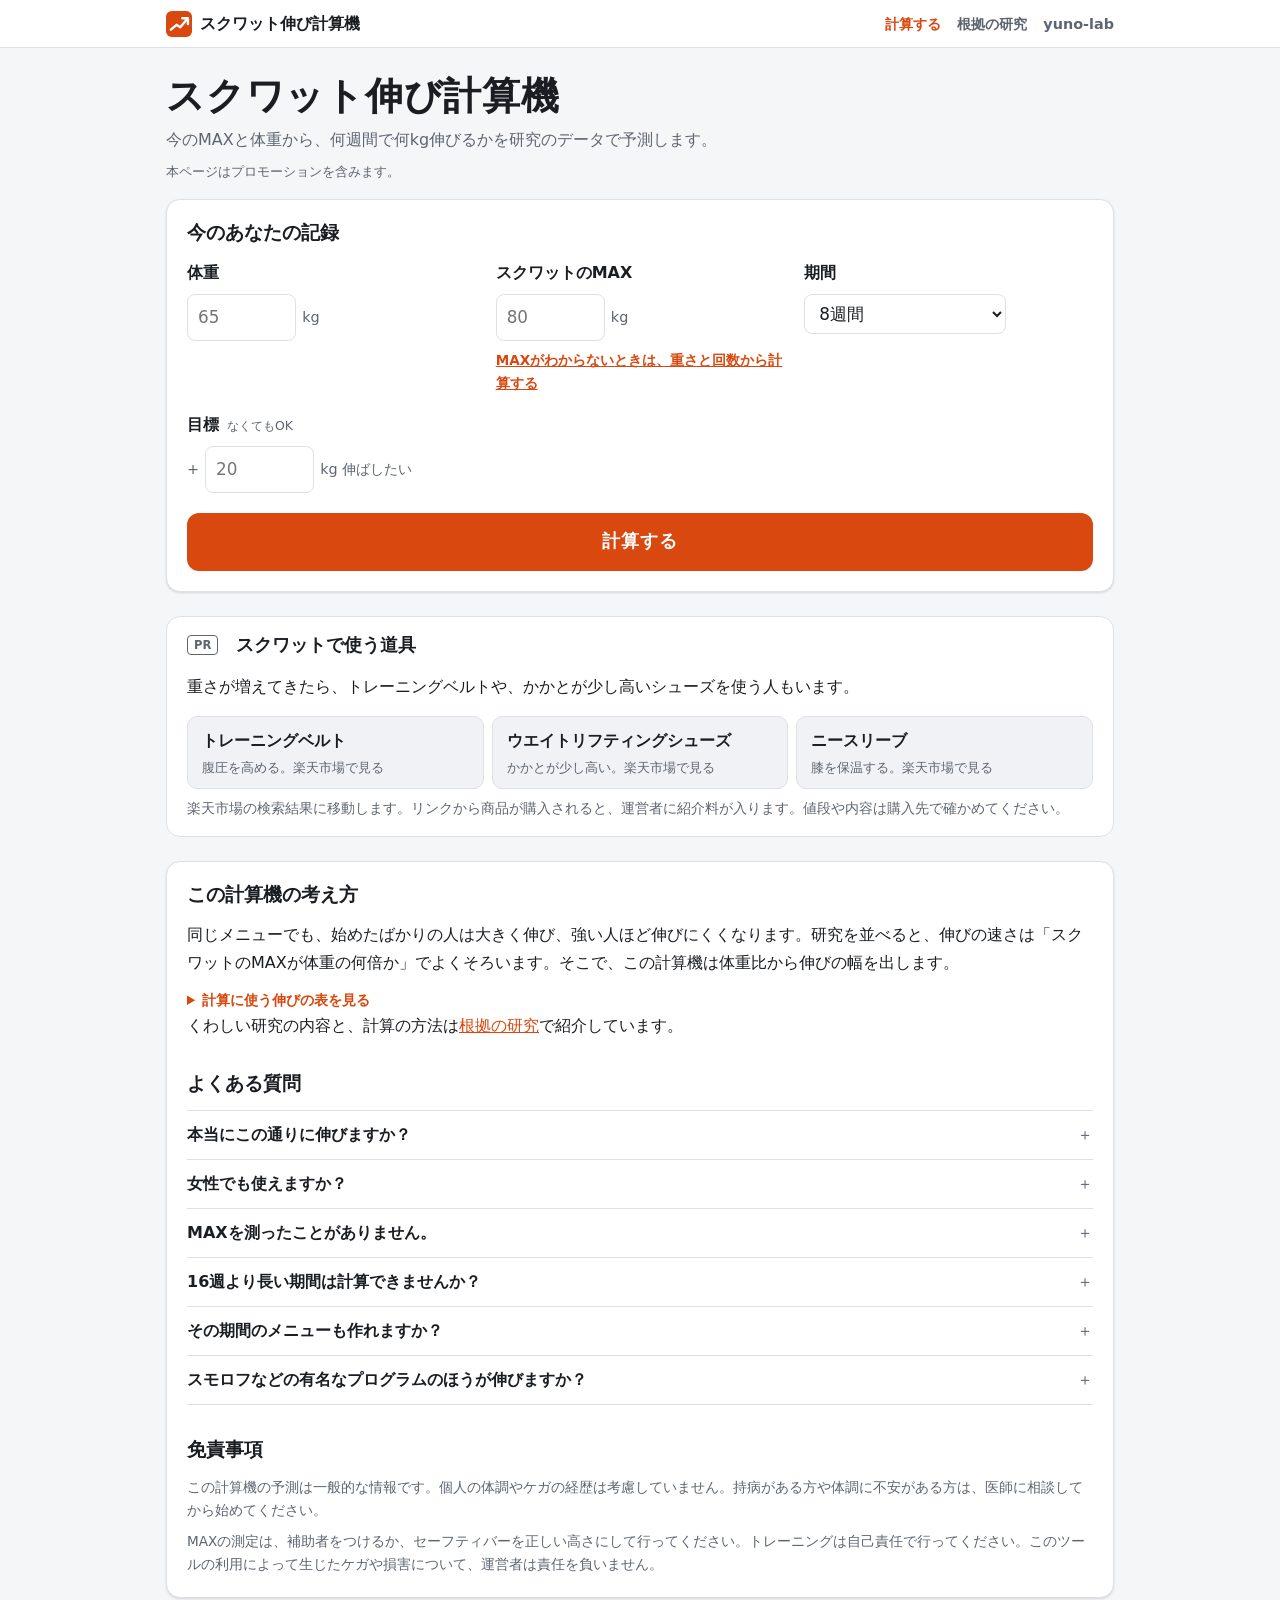
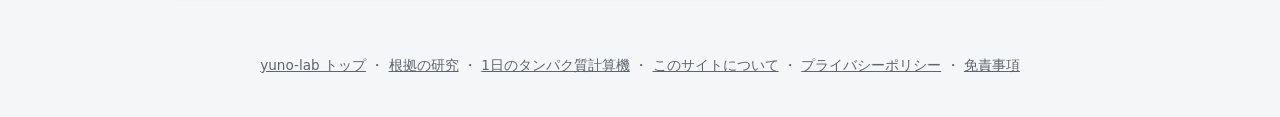
<file: index.html>
<!doctype html>
<html lang="ja">
<head>
<meta charset="utf-8">
<meta name="viewport" content="width=device-width, initial-scale=1, viewport-fit=cover">
<title>スクワット伸び計算機｜何週間で何kg上がる？研究データで予測</title>
<meta name="description" content="今のスクワットのMAXと体重を入れるだけで、何週間で何kg伸びるかを研究データから予測します。目標の「+◯kg」に届くかも判定します。その期間のプログラムは、スクワット プログラムメーカーに引き継いで作れます。根拠の論文つき。無料・登録不要。">
<link rel="canonical" href="https://yuno-lab.com/squat-goal/">
<meta property="og:type" content="website">
<meta property="og:title" content="スクワット伸び計算機">
<meta property="og:description" content="何週間で何kg上がる？今のMAXと体重から、研究データでスクワットの伸びを予測します。">
<meta property="og:url" content="https://yuno-lab.com/squat-goal/">
<meta property="og:image" content="https://yuno-lab.com/squat-goal/og.png">
<meta property="og:locale" content="ja_JP">
<meta name="twitter:card" content="summary_large_image">
<meta name="theme-color" content="#d9480f">
<link rel="icon" href="favicon.svg" type="image/svg+xml">
<link rel="stylesheet" href="css/style.css">
<script type="application/ld+json">
{
  "@context": "https://schema.org",
  "@type": "WebApplication",
  "name": "スクワット伸び計算機",
  "url": "https://yuno-lab.com/squat-goal/",
  "description": "今のスクワットのMAXと体重から、何週間で何kg伸びるかを研究データで予測し、目標に届くかを判定するWebツール。",
  "applicationCategory": "HealthApplication",
  "operatingSystem": "All",
  "inLanguage": "ja",
  "offers": { "@type": "Offer", "price": "0", "priceCurrency": "JPY" }
}
</script>
<script async src="https://pagead2.googlesyndication.com/pagead/js/adsbygoogle.js?client=ca-pub-7280043806672538"
     crossorigin="anonymous"></script>
</head>
<body>

<nav class="topnav" aria-label="サイト内">
  <div class="wrap">
    <a class="brand" href="index.html"><img src="favicon.svg" alt="" width="26" height="26">スクワット伸び計算機</a>
    <ul>
      <li><a class="navlink" href="index.html" aria-current="page">計算する</a></li>
      <li><a class="navlink" href="evidence.html">根拠の研究</a></li>
      <li><a class="navlink" href="/">yuno-lab</a></li>
    </ul>
  </div>
</nav>

<header class="site-header">
  <div class="wrap">
    <h1>スクワット伸び計算機</h1>
    <p class="lead">今のMAXと体重から、何週間で何kg伸びるかを研究のデータで予測します。</p>
    <p class="pr-note">本ページはプロモーションを含みます。</p>
  </div>
</header>

<main class="wrap">

  <section class="card" id="form-section" aria-labelledby="form-title">
    <h2 id="form-title">今のあなたの記録</h2>
    <form id="calc-form" novalidate>
      <p class="error" id="form-error" role="alert" hidden></p>
      <input type="hidden" name="mode" value="max">

      <div class="field-grid">
        <label class="field">
          <span class="field-name">体重</span>
          <span class="num"><input type="number" name="bw" inputmode="decimal" min="30" max="200" step="0.1" placeholder="65" required><span class="unit">kg</span></span>
        </label>

        <div class="field">
          <span class="field-name" id="max-label">スクワットのMAX</span>
          <div id="max-field">
            <span class="num"><input type="number" name="max" inputmode="decimal" min="20" max="400" step="0.5" placeholder="80" aria-labelledby="max-label"><span class="unit">kg</span></span>
          </div>
          <div id="reps-field" hidden>
            <span class="num"><input type="number" name="liftW" inputmode="decimal" min="20" max="400" step="0.5" placeholder="70" aria-label="挙げた重さ（kg）"><span class="unit">kg</span></span>
            <span class="times">×</span>
            <span class="num"><input type="number" name="liftR" inputmode="numeric" min="1" max="20" step="1" placeholder="5" aria-label="回数"><span class="unit">回</span></span>
            <p class="hint" id="est-out" aria-live="polite"></p>
            <p class="hint">限界まで挙げた回数を入れます（10回まで）。</p>
          </div>
          <button type="button" class="link-btn" id="mode-btn">MAXがわからないときは、重さと回数から計算する</button>
        </div>

        <label class="field">
          <span class="field-name">期間</span>
          <select name="weeks">
            <option value="4">4週間</option>
            <option value="5">5週間</option>
            <option value="6">6週間</option>
            <option value="7">7週間</option>
            <option value="8" selected>8週間</option>
            <option value="9">9週間</option>
            <option value="10">10週間</option>
            <option value="11">11週間</option>
            <option value="12">12週間</option>
            <option value="13">13週間</option>
            <option value="14">14週間</option>
            <option value="15">15週間</option>
            <option value="16">16週間</option>
          </select>
        </label>

        <label class="field">
          <span class="field-name">目標<small>なくてもOK</small></span>
          <span class="num"><span class="unit">+</span><input type="number" name="target" inputmode="decimal" min="0" max="200" step="0.5" placeholder="20"><span class="unit">kg 伸ばしたい</span></span>
        </label>
      </div>

      <button type="submit" class="primary">計算する</button>
    </form>
  </section>

  <section id="result" aria-labelledby="result-title" hidden>
    <div class="card">
      <h2 id="result-title">伸びの予測</h2>
      <p class="summary-meta" id="summary-meta"></p>
      <p class="big-range" id="big-range"></p>
      <div class="chart-box" id="chart-box"></div>
      <p class="hint" id="rate-line"></p>
      <div class="verdict" id="verdict" hidden></div>
      <div class="actions">
        <a class="btn-link" id="program-link" href="/squat-program/">この期間のプログラムを作る</a>
        <button type="button" class="secondary" id="share-btn">リンクをコピー</button>
      </div>
      <div class="share-box" id="share-box" hidden>
        <input type="text" id="share-url" readonly aria-label="共有リンク">
        <p class="share-status" id="share-status" role="status"></p>
      </div>
    </div>

    <div class="card">
      <h2>近い強さの人の研究</h2>
      <ul class="study-list" id="study-list"></ul>
      <p class="more-link"><a href="evidence.html#rate">ほかの研究と、計算の方法を見る</a></p>
    </div>
  </section>

  <section class="pr-box" aria-labelledby="gear-title">
    <h2 id="gear-title"><span class="pr-label">PR</span>スクワットで使う道具</h2>
    <p>重さが増えてきたら、トレーニングベルトや、かかとが少し高いシューズを使う人もいます。</p>
    <ul class="pr-links">
      <li><a href="https://hb.afl.rakuten.co.jp/hgc/584a279b.2b83ca67.584a279c.b426829b/?pc=https%3A%2F%2Fsearch.rakuten.co.jp%2Fsearch%2Fmall%2F%25E3%2583%2588%25E3%2583%25AC%25E3%2583%25BC%25E3%2583%258B%25E3%2583%25B3%25E3%2582%25B0%25E3%2583%2599%25E3%2583%25AB%25E3%2583%2588%2F&amp;link_type=text" target="_blank" rel="nofollow sponsored noopener">トレーニングベルト<small>腹圧を高める。楽天市場で見る</small></a></li>
      <li><a href="https://hb.afl.rakuten.co.jp/hgc/584a279b.2b83ca67.584a279c.b426829b/?pc=https%3A%2F%2Fsearch.rakuten.co.jp%2Fsearch%2Fmall%2F%25E3%2582%25A6%25E3%2582%25A8%25E3%2582%25A4%25E3%2583%2588%25E3%2583%25AA%25E3%2583%2595%25E3%2583%2586%25E3%2582%25A3%25E3%2583%25B3%25E3%2582%25B0%25E3%2582%25B7%25E3%2583%25A5%25E3%2583%25BC%25E3%2582%25BA%2F&amp;link_type=text" target="_blank" rel="nofollow sponsored noopener">ウエイトリフティングシューズ<small>かかとが少し高い。楽天市場で見る</small></a></li>
      <li><a href="https://hb.afl.rakuten.co.jp/hgc/584a279b.2b83ca67.584a279c.b426829b/?pc=https%3A%2F%2Fsearch.rakuten.co.jp%2Fsearch%2Fmall%2F%25E3%2583%258B%25E3%2583%25BC%25E3%2582%25B9%25E3%2583%25AA%25E3%2583%25BC%25E3%2583%2596%2B%25E7%25AD%258B%25E3%2583%2588%25E3%2583%25AC%2F&amp;link_type=text" target="_blank" rel="nofollow sponsored noopener">ニースリーブ<small>膝を保温する。楽天市場で見る</small></a></li>
    </ul>
    <p class="hint">楽天市場の検索結果に移動します。リンクから商品が購入されると、運営者に紹介料が入ります。値段や内容は購入先で確かめてください。</p>
  </section>

  <section class="card article" aria-labelledby="about-title">
    <h2 id="about-title">この計算機の考え方</h2>
    <p>同じメニューでも、始めたばかりの人は大きく伸び、強い人ほど伸びにくくなります。研究を並べると、伸びの速さは「スクワットのMAXが体重の何倍か」でよくそろいます。そこで、この計算機は体重比から伸びの幅を出します。</p>
    <details class="more">
    <summary>計算に使う伸びの表を見る</summary>
    <p>体重比が1.0倍・1.5倍・2.0倍のときの1週あたりの伸びを、研究の数字をもとに決めています。そのあいだは直線でつないでいます。</p>
    <div class="table-wrap">
      <table class="data-table">
        <caption>計算に使う1週あたりの伸び（始めのMAXに対する割合）</caption>
        <thead><tr><th scope="col">MAX ÷ 体重</th><th scope="col">控えめなペース</th><th scope="col">速いペース</th><th scope="col">8週間だと</th></tr></thead>
        <tbody>
          <tr><th scope="row">1.0倍以下</th><td>2.0%</td><td>3.5%</td><td>+16〜28%</td></tr>
          <tr><th scope="row">1.5倍</th><td>1.0%</td><td>2.0%</td><td>+8〜16%</td></tr>
          <tr><th scope="row">2.0倍以上</th><td>0.5%</td><td>1.5%</td><td>+4〜12%</td></tr>
        </tbody>
      </table>
    </div>
    </details>
    <p>くわしい研究の内容と、計算の方法は<a href="evidence.html">根拠の研究</a>で紹介しています。</p>

    <h2>よくある質問</h2>
    <div class="faq">
      <details><summary>本当にこの通りに伸びますか？</summary><p>予測は、研究に参加した人たちの平均的な伸びをもとにしています。同じ研究の中でも、伸び方には大きな個人差がありました。睡眠、食事、フォーム、ケガなどでも変わります。目安として使ってください。</p></details>
      <details><summary>女性でも使えますか？</summary><p>使えます。下半身の筋力の伸びには、男女で差が見られませんでした。そのため、性別は計算に使っていません。</p></details>
      <details><summary>MAXを測ったことがありません。</summary><p>「重さ×回数から推定」を選んでください。限界まで挙げた重さと回数から、MAXを推定します。MAXの測定に慣れていない人は、測るだけで数%上がることがあります。</p></details>
      <details><summary>16週より長い期間は計算できませんか？</summary><p>研究の多くは6〜8週間で、長いものでも12週間ほどです。そのため、9週目からは半分のペースで控えめに計算し、16週より先は計算していません。大会に出ている人の記録でも、スクワットの伸びは1年で最大20〜25kgでした。</p></details>
      <details><summary>その期間のメニューも作れますか？</summary><p><a href="/squat-program/">スクワット プログラムメーカー</a>で作れます。結果の「この期間のプログラムを作る」を押すと、MAX・体重・期間を引き継ぎます。</p></details>
      <details><summary>スモロフなどの有名なプログラムのほうが伸びますか？</summary><p>「◯週間で+◯kg」をうたう有名なプログラムは多くありますが、研究で試されたものは見つかりませんでした。くわしくは<a href="evidence.html#programs">有名なプログラムについて</a>で紹介しています。</p></details>
    </div>

    <h2 id="disclaimer">免責事項</h2>
    <div class="disclaimer">
      <p>この計算機の予測は一般的な情報です。個人の体調やケガの経歴は考慮していません。持病がある方や体調に不安がある方は、医師に相談してから始めてください。</p>
      <p>MAXの測定は、補助者をつけるか、セーフティバーを正しい高さにして行ってください。トレーニングは自己責任で行ってください。このツールの利用によって生じたケガや損害について、運営者は責任を負いません。</p>
    </div>
  </section>
</main>

<footer class="site-footer">
  <div class="wrap">
    <a href="/">yuno-lab トップ</a>
    <span aria-hidden="true">・</span>
    <a href="evidence.html">根拠の研究</a>
    <span aria-hidden="true">・</span>
    <a href="/protein-calc/">1日のタンパク質計算機</a>
    <span aria-hidden="true">・</span>
    <a href="/about.html">このサイトについて</a>
    <span aria-hidden="true">・</span>
    <a href="/privacy.html">プライバシーポリシー</a>
    <span aria-hidden="true">・</span>
    <a href="#disclaimer">免責事項</a>
  </div>
</footer>

<script src="js/sq-data.js"></script>
<script src="js/sq-calc.js"></script>
<script src="js/sq-chart.js"></script>
<script src="js/app.js"></script>
</body>
</html>
</file>
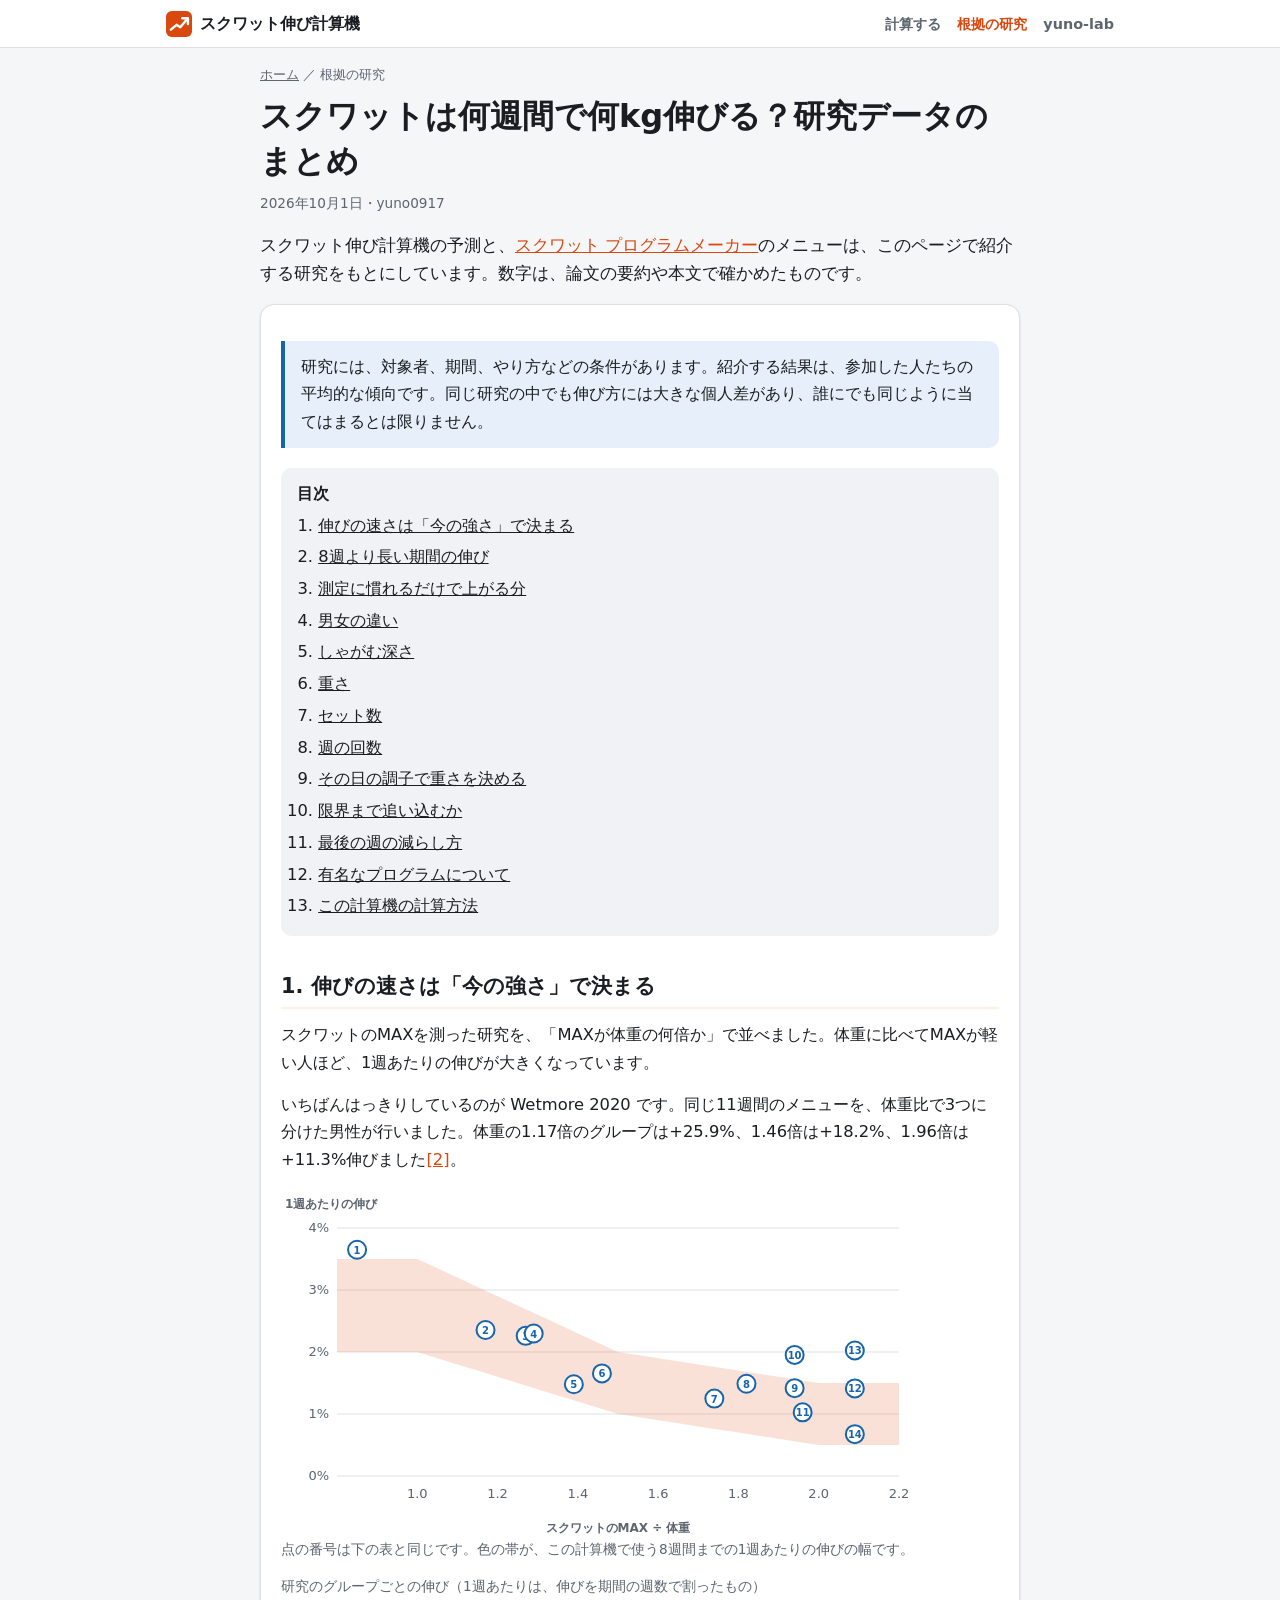
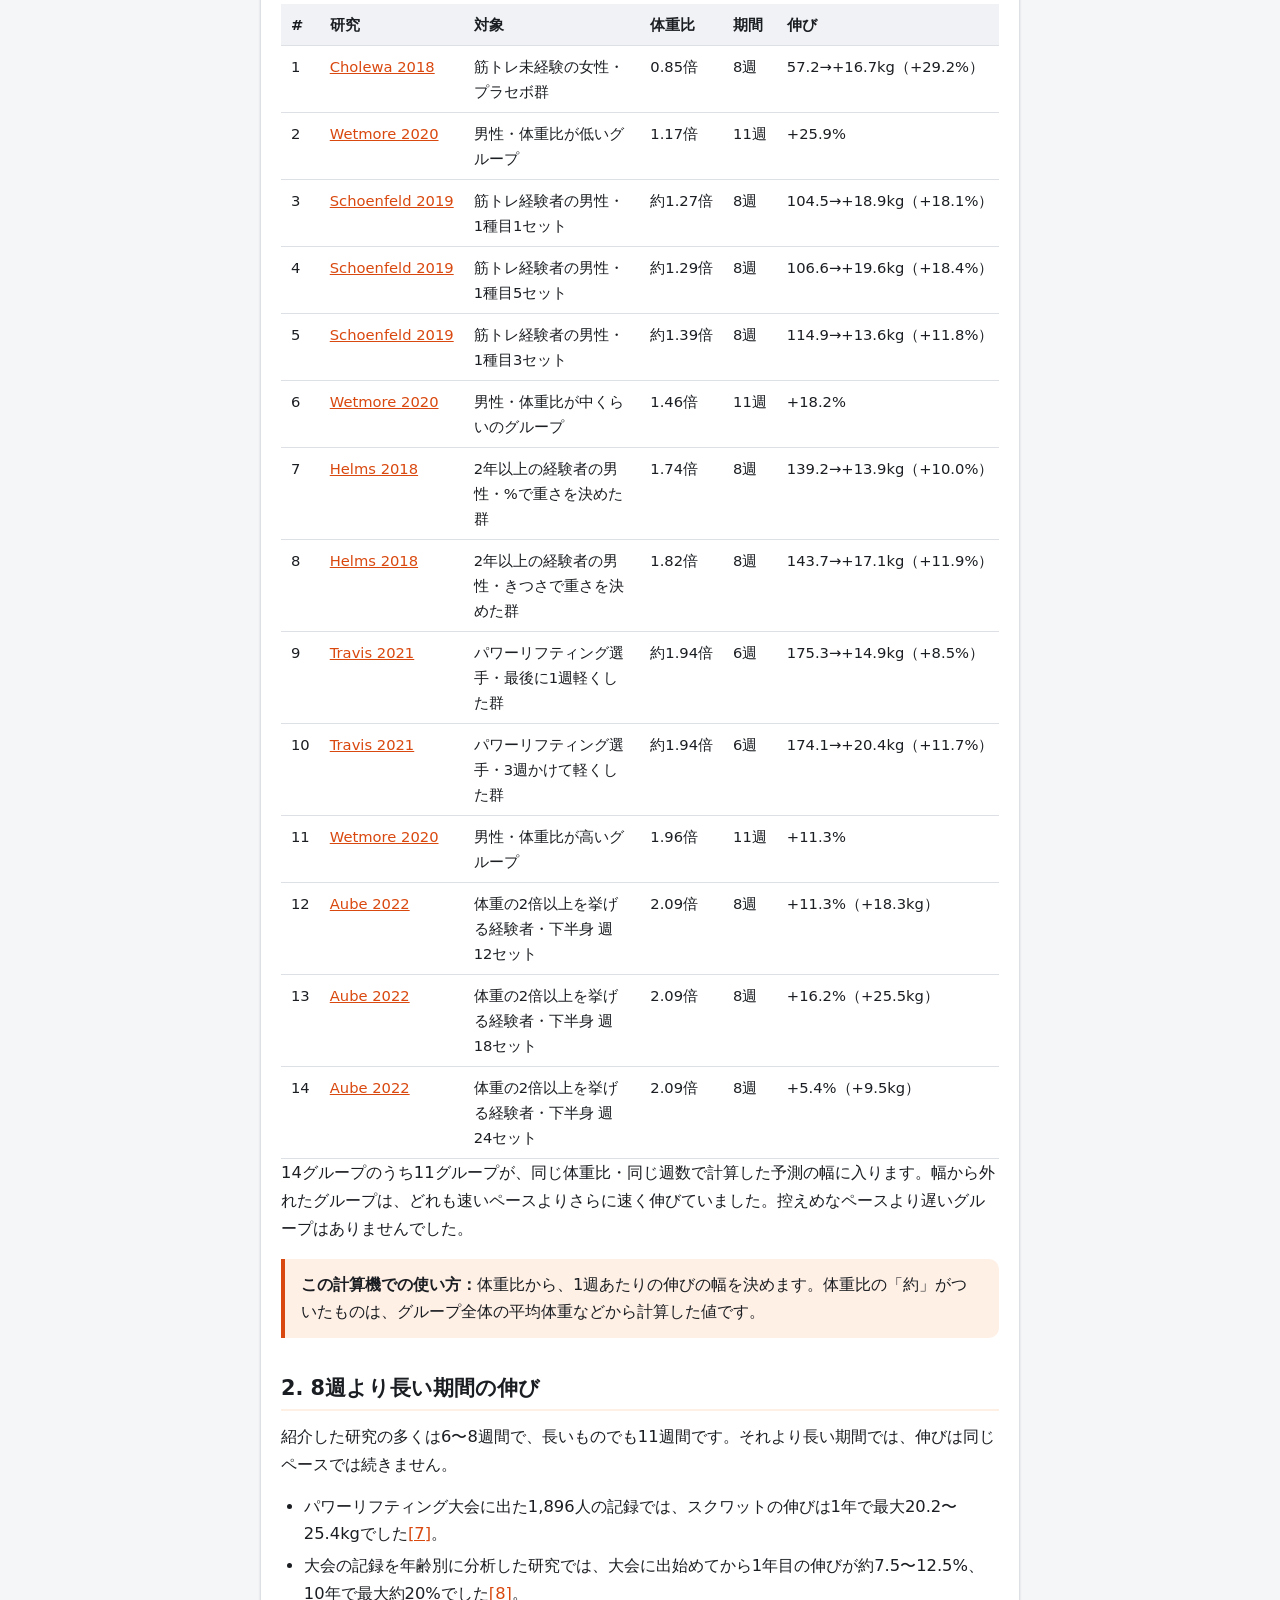
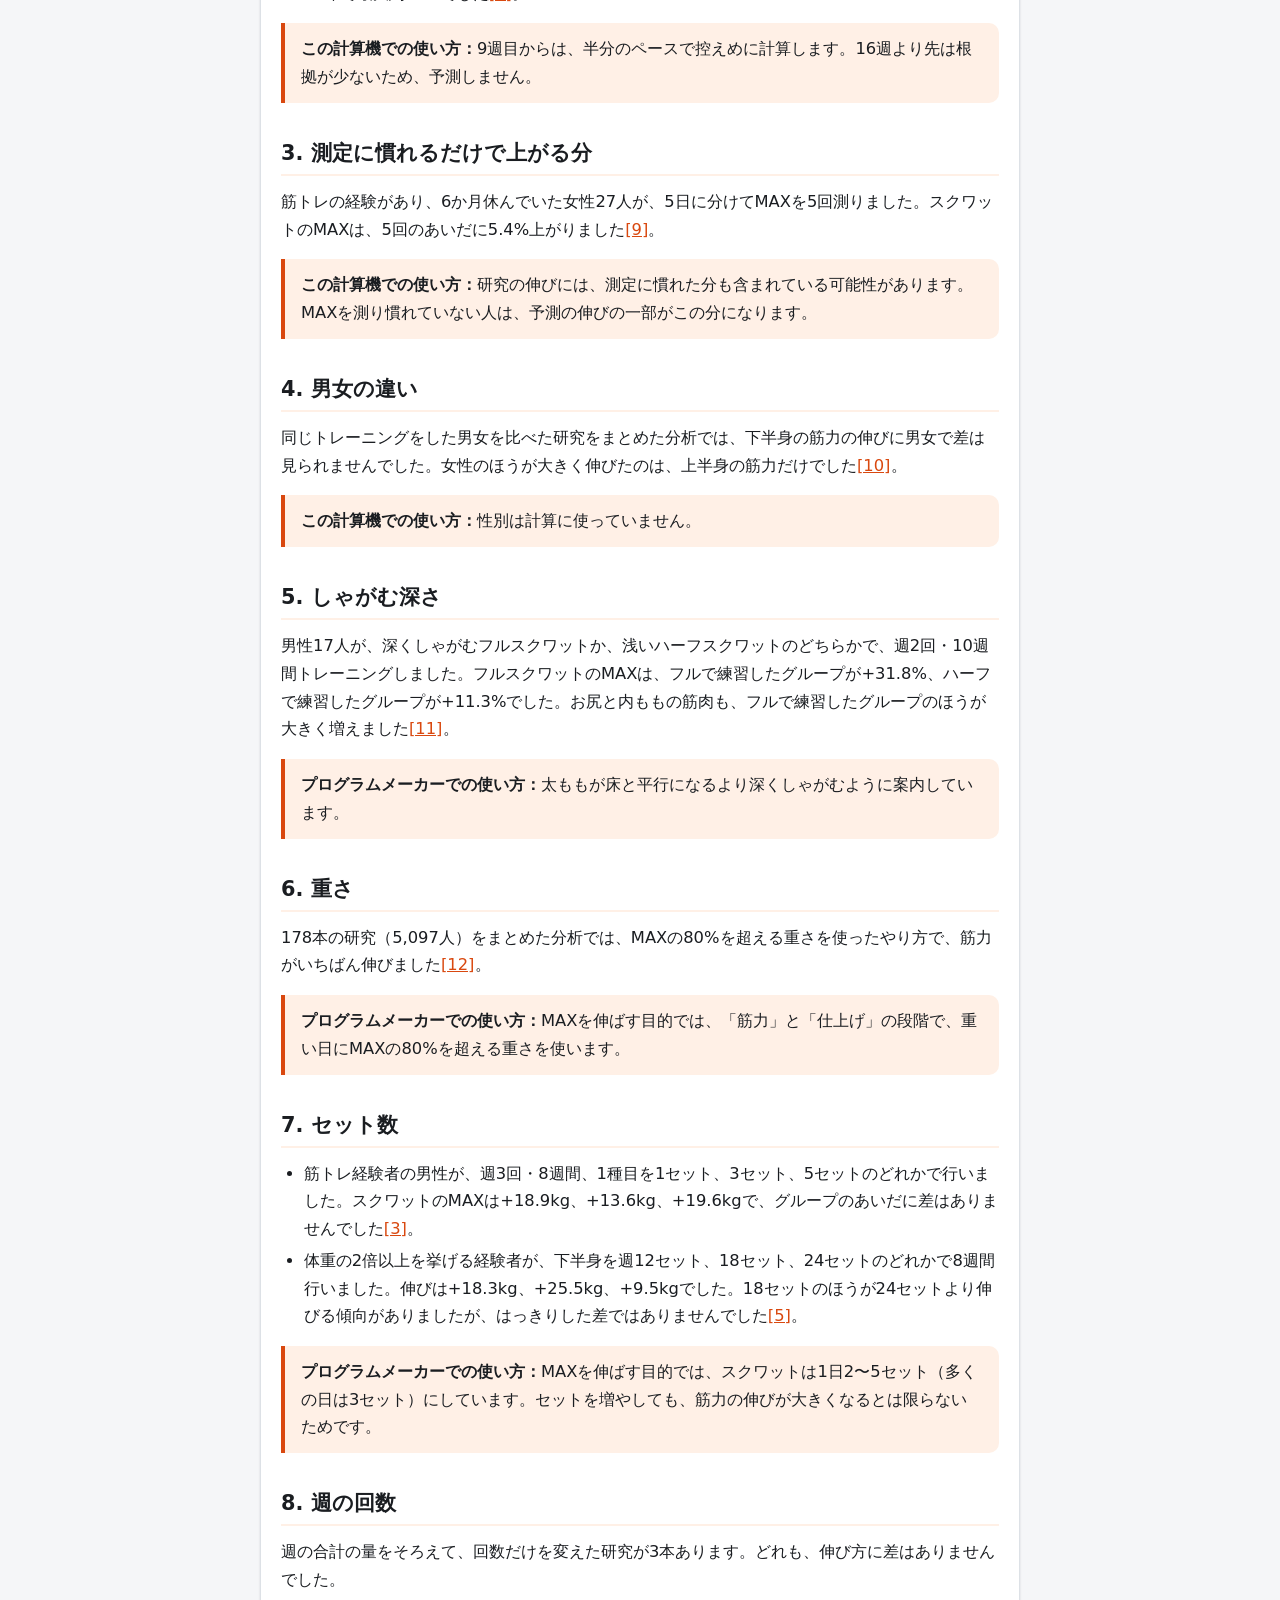
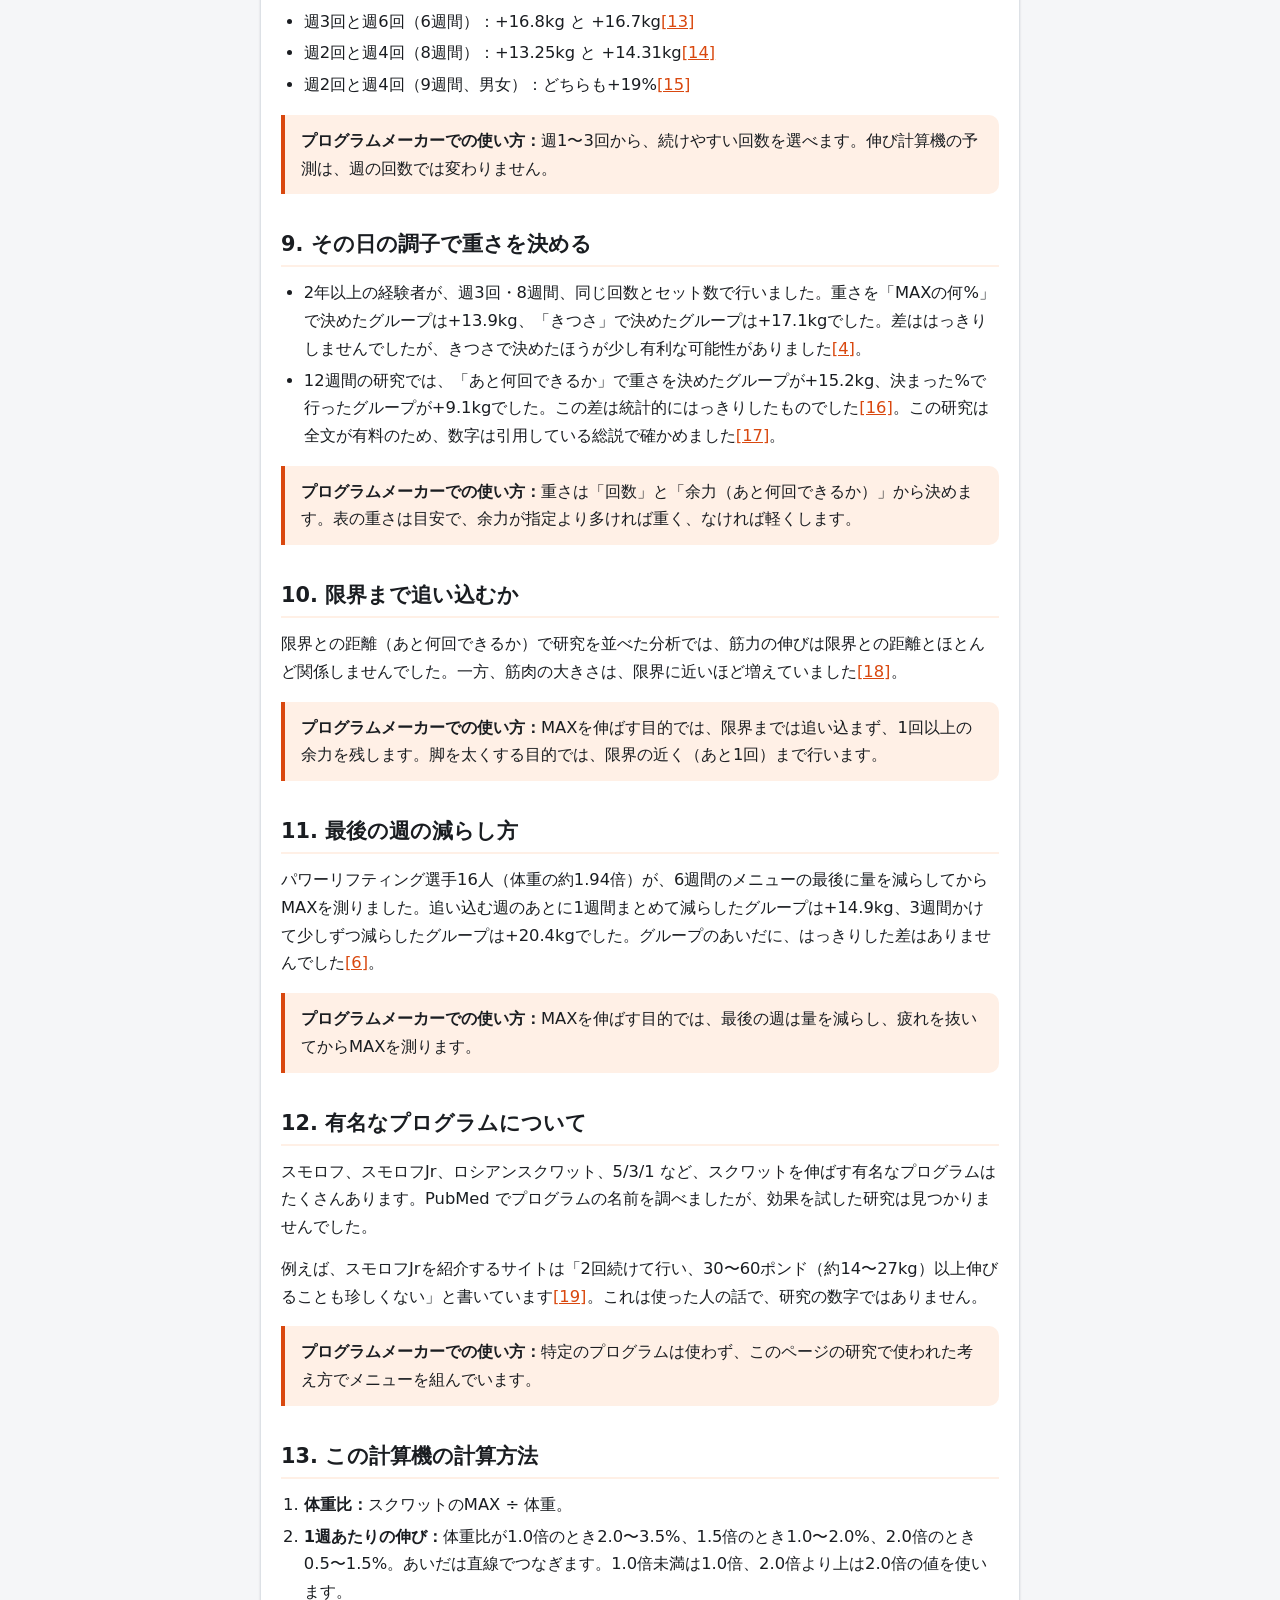
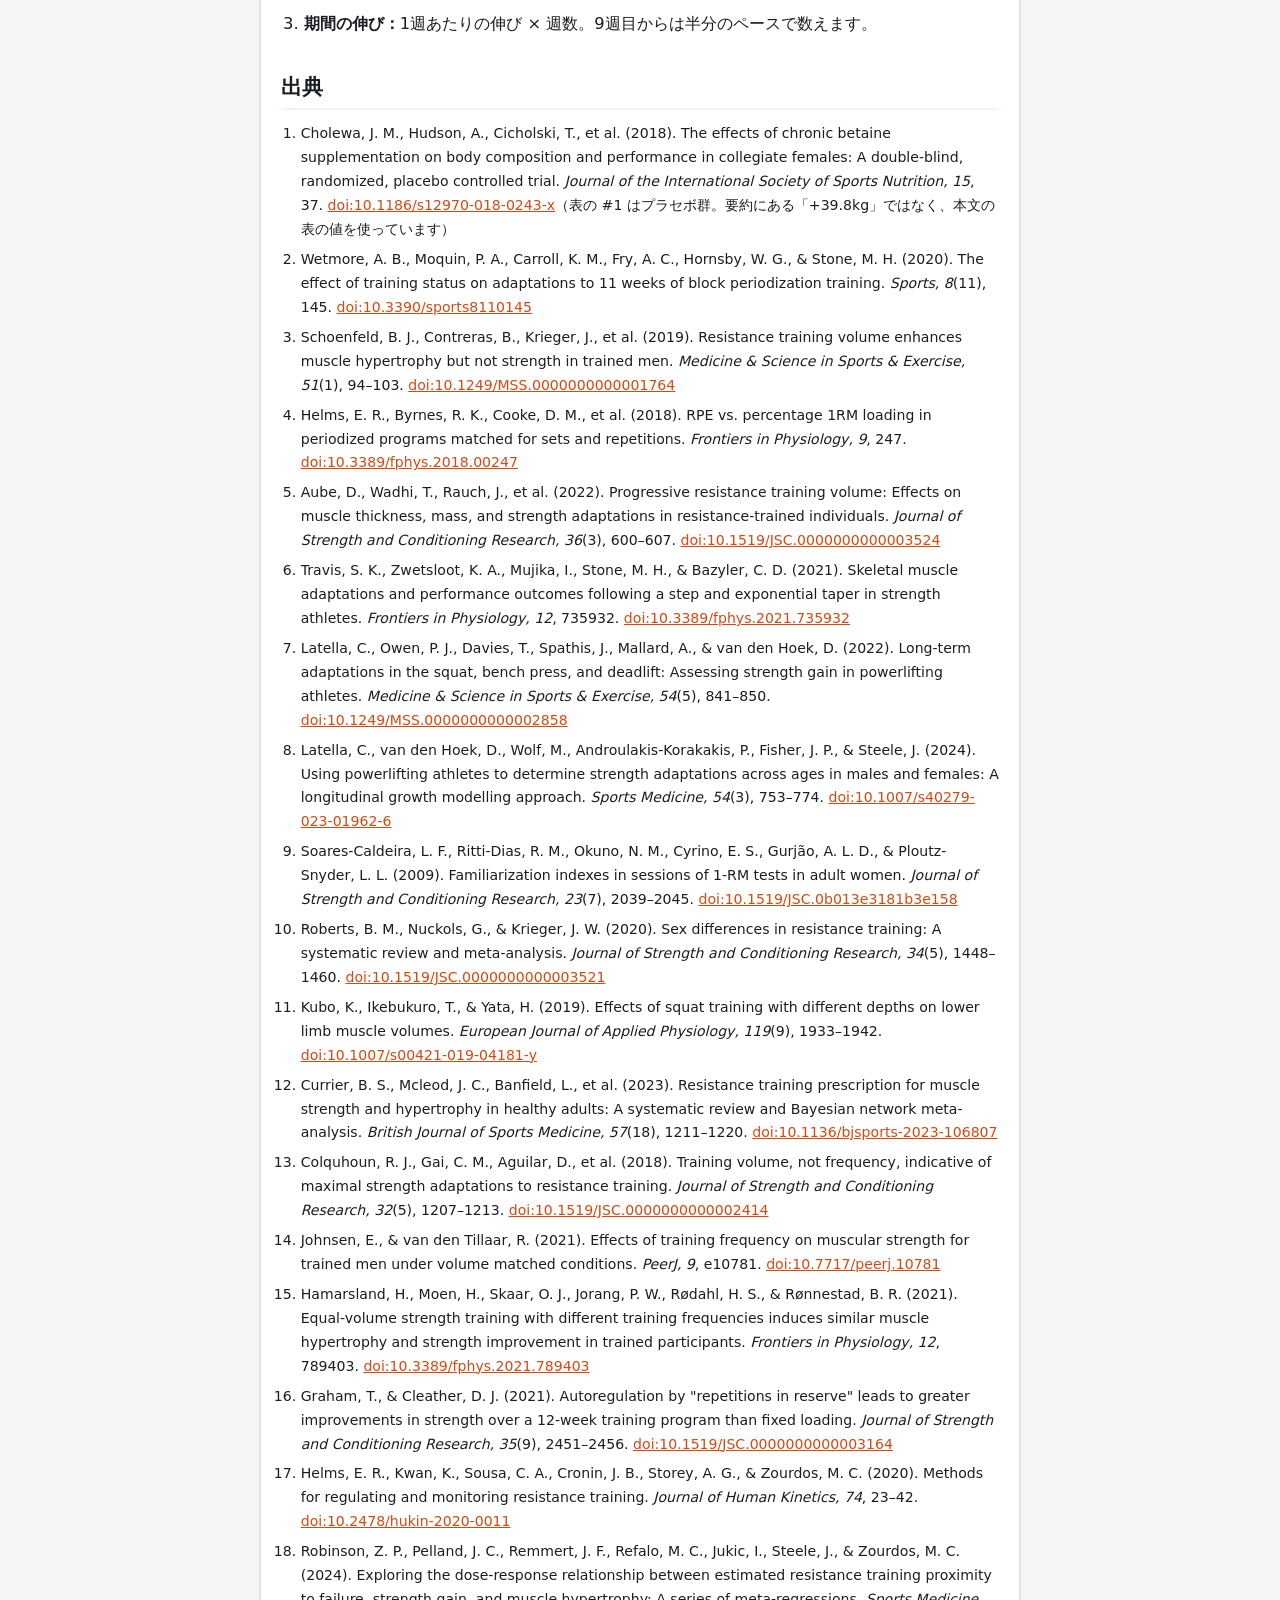
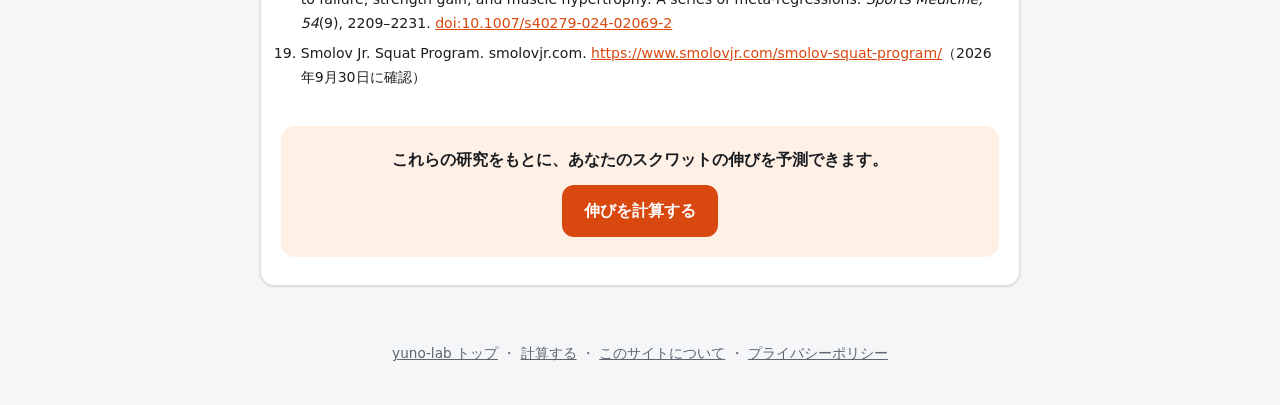
<file: evidence.html>
<!doctype html>
<html lang="ja">
<head>
<meta charset="utf-8">
<meta name="viewport" content="width=device-width, initial-scale=1, viewport-fit=cover">
<title>スクワットは何週間で何kg伸びる？研究データのまとめ｜スクワット伸び計算機</title>
<meta name="description" content="スクワットのMAXが何週間でどれくらい伸びるかを、研究のデータでまとめました。今の強さ（体重比）による違い、重さ、セット数、週の回数、余力、しゃがむ深さ、最後の週の減らし方まで、出典つきで紹介します。">
<link rel="canonical" href="https://yuno-lab.com/squat-goal/evidence.html">
<meta property="og:type" content="article">
<meta property="og:title" content="スクワットは何週間で何kg伸びる？研究データのまとめ">
<meta property="og:description" content="スクワットの伸びを、今の強さ・重さ・セット数・週の回数などのテーマごとに、研究の数字で出典つきでまとめました。">
<meta property="og:url" content="https://yuno-lab.com/squat-goal/evidence.html">
<meta property="og:image" content="https://yuno-lab.com/squat-goal/og.png">
<meta name="twitter:card" content="summary_large_image">
<meta name="theme-color" content="#d9480f">
<link rel="icon" href="favicon.svg" type="image/svg+xml">
<link rel="stylesheet" href="css/style.css">
<script type="application/ld+json">
{
  "@context": "https://schema.org",
  "@type": "Article",
  "headline": "スクワットは何週間で何kg伸びる？研究データのまとめ",
  "description": "スクワットのMAXの伸びを、研究のデータでテーマごとに出典つきでまとめました。",
  "datePublished": "2026-10-01",
  "dateModified": "2026-10-01",
  "inLanguage": "ja",
  "author": { "@type": "Person", "name": "yuno0917", "url": "https://github.com/yuno0917" },
  "image": "https://yuno-lab.com/squat-goal/og.png",
  "mainEntityOfPage": "https://yuno-lab.com/squat-goal/evidence.html"
}
</script>
<script async src="https://pagead2.googlesyndication.com/pagead/js/adsbygoogle.js?client=ca-pub-7280043806672538"
     crossorigin="anonymous"></script>
</head>
<body>

<nav class="topnav" aria-label="サイト内">
  <div class="wrap">
    <a class="brand" href="index.html"><img src="favicon.svg" alt="" width="26" height="26">スクワット伸び計算機</a>
    <ul>
      <li><a class="navlink" href="index.html">計算する</a></li>
      <li><a class="navlink" href="evidence.html" aria-current="page">根拠の研究</a></li>
      <li><a class="navlink" href="/">yuno-lab</a></li>
    </ul>
  </div>
</nav>

<main class="wrap">
  <article class="post">
    <p class="breadcrumb"><a href="index.html">ホーム</a> ／ 根拠の研究</p>
    <header class="post-header">
      <h1>スクワットは何週間で何kg伸びる？研究データのまとめ</h1>
      <p class="post-meta"><time datetime="2026-10-01">2026年10月1日</time>・yuno0917</p>
      <p class="post-lead">スクワット伸び計算機の予測と、<a href="/squat-program/">スクワット プログラムメーカー</a>のメニューは、このページで紹介する研究をもとにしています。数字は、論文の要約や本文で確かめたものです。</p>
    </header>

    <div class="card post-body">
      <div class="callout info">
        <p>研究には、対象者、期間、やり方などの条件があります。紹介する結果は、参加した人たちの平均的な傾向です。同じ研究の中でも伸び方には大きな個人差があり、誰にでも同じように当てはまるとは限りません。</p>
      </div>

      <nav class="toc" aria-label="目次">
        <p>目次</p>
        <ol>
          <li><a href="#rate">伸びの速さは「今の強さ」で決まる</a></li>
          <li><a href="#long">8週より長い期間の伸び</a></li>
          <li><a href="#practice">測定に慣れるだけで上がる分</a></li>
          <li><a href="#sex">男女の違い</a></li>
          <li><a href="#depth">しゃがむ深さ</a></li>
          <li><a href="#load">重さ</a></li>
          <li><a href="#volume">セット数</a></li>
          <li><a href="#frequency">週の回数</a></li>
          <li><a href="#autoreg">その日の調子で重さを決める</a></li>
          <li><a href="#failure">限界まで追い込むか</a></li>
          <li><a href="#taper">最後の週の減らし方</a></li>
          <li><a href="#programs">有名なプログラムについて</a></li>
          <li><a href="#method">この計算機の計算方法</a></li>
        </ol>
      </nav>

      <h2 id="rate">1. 伸びの速さは「今の強さ」で決まる</h2>
      <p>スクワットのMAXを測った研究を、「MAXが体重の何倍か」で並べました。体重に比べてMAXが軽い人ほど、1週あたりの伸びが大きくなっています。</p>
      <p>いちばんはっきりしているのが Wetmore 2020 です。同じ11週間のメニューを、体重比で3つに分けた男性が行いました。体重の1.17倍のグループは+25.9%、1.46倍は+18.2%、1.96倍は+11.3%伸びました<a href="#ref-2">[2]</a>。</p>
      <div class="chart-box" id="scatter"></div>
      <p class="cite">点の番号は下の表と同じです。色の帯が、この計算機で使う8週間までの1週あたりの伸びの幅です。</p>
      <div class="table-wrap">
        <table class="data-table study-table">
          <caption>研究のグループごとの伸び（1週あたりは、伸びを期間の週数で割ったもの）</caption>
          <thead><tr><th scope="col">#</th><th scope="col">研究</th><th scope="col">対象</th><th scope="col">体重比</th><th scope="col">期間</th><th scope="col">伸び</th><th scope="col">1週あたり</th></tr></thead>
          <tbody id="study-rows"></tbody>
        </table>
      </div>
      <p>14グループのうち<span id="coverage">11</span>グループが、同じ体重比・同じ週数で計算した予測の幅に入ります。幅から外れたグループは、どれも速いペースよりさらに速く伸びていました。控えめなペースより遅いグループはありませんでした。</p>
      <div class="callout">
        <p><strong>この計算機での使い方：</strong>体重比から、1週あたりの伸びの幅を決めます。体重比の「約」がついたものは、グループ全体の平均体重などから計算した値です。</p>
      </div>

      <h2 id="long">2. 8週より長い期間の伸び</h2>
      <p>紹介した研究の多くは6〜8週間で、長いものでも11週間です。それより長い期間では、伸びは同じペースでは続きません。</p>
      <ul>
        <li>パワーリフティング大会に出た1,896人の記録では、スクワットの伸びは1年で最大20.2〜25.4kgでした<a href="#ref-7">[7]</a>。</li>
        <li>大会の記録を年齢別に分析した研究では、大会に出始めてから1年目の伸びが約7.5〜12.5%、10年で最大約20%でした<a href="#ref-8">[8]</a>。</li>
      </ul>
      <div class="callout">
        <p><strong>この計算機での使い方：</strong>9週目からは、半分のペースで控えめに計算します。16週より先は根拠が少ないため、予測しません。</p>
      </div>

      <h2 id="practice">3. 測定に慣れるだけで上がる分</h2>
      <p>筋トレの経験があり、6か月休んでいた女性27人が、5日に分けてMAXを5回測りました。スクワットのMAXは、5回のあいだに5.4%上がりました<a href="#ref-9">[9]</a>。</p>
      <div class="callout">
        <p><strong>この計算機での使い方：</strong>研究の伸びには、測定に慣れた分も含まれている可能性があります。MAXを測り慣れていない人は、予測の伸びの一部がこの分になります。</p>
      </div>

      <h2 id="sex">4. 男女の違い</h2>
      <p>同じトレーニングをした男女を比べた研究をまとめた分析では、下半身の筋力の伸びに男女で差は見られませんでした。女性のほうが大きく伸びたのは、上半身の筋力だけでした<a href="#ref-10">[10]</a>。</p>
      <div class="callout">
        <p><strong>この計算機での使い方：</strong>性別は計算に使っていません。</p>
      </div>

      <h2 id="depth">5. しゃがむ深さ</h2>
      <p>男性17人が、深くしゃがむフルスクワットか、浅いハーフスクワットのどちらかで、週2回・10週間トレーニングしました。フルスクワットのMAXは、フルで練習したグループが+31.8%、ハーフで練習したグループが+11.3%でした。お尻と内ももの筋肉も、フルで練習したグループのほうが大きく増えました<a href="#ref-11">[11]</a>。</p>
      <div class="callout">
        <p><strong>プログラムメーカーでの使い方：</strong>太ももが床と平行になるより深くしゃがむように案内しています。</p>
      </div>

      <h2 id="load">6. 重さ</h2>
      <p>178本の研究（5,097人）をまとめた分析では、MAXの80%を超える重さを使ったやり方で、筋力がいちばん伸びました<a href="#ref-12">[12]</a>。</p>
      <div class="callout">
        <p><strong>プログラムメーカーでの使い方：</strong>MAXを伸ばす目的では、「筋力」と「仕上げ」の段階で、重い日にMAXの80%を超える重さを使います。</p>
      </div>

      <h2 id="volume">7. セット数</h2>
      <ul>
        <li>筋トレ経験者の男性が、週3回・8週間、1種目を1セット、3セット、5セットのどれかで行いました。スクワットのMAXは+18.9kg、+13.6kg、+19.6kgで、グループのあいだに差はありませんでした<a href="#ref-3">[3]</a>。</li>
        <li>体重の2倍以上を挙げる経験者が、下半身を週12セット、18セット、24セットのどれかで8週間行いました。伸びは+18.3kg、+25.5kg、+9.5kgでした。18セットのほうが24セットより伸びる傾向がありましたが、はっきりした差ではありませんでした<a href="#ref-5">[5]</a>。</li>
      </ul>
      <div class="callout">
        <p><strong>プログラムメーカーでの使い方：</strong>MAXを伸ばす目的では、スクワットは1日2〜5セット（多くの日は3セット）にしています。セットを増やしても、筋力の伸びが大きくなるとは限らないためです。</p>
      </div>

      <h2 id="frequency">8. 週の回数</h2>
      <p>週の合計の量をそろえて、回数だけを変えた研究が3本あります。どれも、伸び方に差はありませんでした。</p>
      <ul>
        <li>週3回と週6回（6週間）：+16.8kg と +16.7kg<a href="#ref-13">[13]</a></li>
        <li>週2回と週4回（8週間）：+13.25kg と +14.31kg<a href="#ref-14">[14]</a></li>
        <li>週2回と週4回（9週間、男女）：どちらも+19%<a href="#ref-15">[15]</a></li>
      </ul>
      <div class="callout">
        <p><strong>プログラムメーカーでの使い方：</strong>週1〜3回から、続けやすい回数を選べます。伸び計算機の予測は、週の回数では変わりません。</p>
      </div>

      <h2 id="autoreg">9. その日の調子で重さを決める</h2>
      <ul>
        <li>2年以上の経験者が、週3回・8週間、同じ回数とセット数で行いました。重さを「MAXの何%」で決めたグループは+13.9kg、「きつさ」で決めたグループは+17.1kgでした。差ははっきりしませんでしたが、きつさで決めたほうが少し有利な可能性がありました<a href="#ref-4">[4]</a>。</li>
        <li>12週間の研究では、「あと何回できるか」で重さを決めたグループが+15.2kg、決まった%で行ったグループが+9.1kgでした。この差は統計的にはっきりしたものでした<a href="#ref-16">[16]</a>。この研究は全文が有料のため、数字は引用している総説で確かめました<a href="#ref-17">[17]</a>。</li>
      </ul>
      <div class="callout">
        <p><strong>プログラムメーカーでの使い方：</strong>重さは「回数」と「余力（あと何回できるか）」から決めます。表の重さは目安で、余力が指定より多ければ重く、なければ軽くします。</p>
      </div>

      <h2 id="failure">10. 限界まで追い込むか</h2>
      <p>限界との距離（あと何回できるか）で研究を並べた分析では、筋力の伸びは限界との距離とほとんど関係しませんでした。一方、筋肉の大きさは、限界に近いほど増えていました<a href="#ref-18">[18]</a>。</p>
      <div class="callout">
        <p><strong>プログラムメーカーでの使い方：</strong>MAXを伸ばす目的では、限界までは追い込まず、1回以上の余力を残します。脚を太くする目的では、限界の近く（あと1回）まで行います。</p>
      </div>

      <h2 id="taper">11. 最後の週の減らし方</h2>
      <p>パワーリフティング選手16人（体重の約1.94倍）が、6週間のメニューの最後に量を減らしてからMAXを測りました。追い込む週のあとに1週間まとめて減らしたグループは+14.9kg、3週間かけて少しずつ減らしたグループは+20.4kgでした。グループのあいだに、はっきりした差はありませんでした<a href="#ref-6">[6]</a>。</p>
      <div class="callout">
        <p><strong>プログラムメーカーでの使い方：</strong>MAXを伸ばす目的では、最後の週は量を減らし、疲れを抜いてからMAXを測ります。</p>
      </div>

      <h2 id="programs">12. 有名なプログラムについて</h2>
      <p>スモロフ、スモロフJr、ロシアンスクワット、5/3/1 など、スクワットを伸ばす有名なプログラムはたくさんあります。PubMed でプログラムの名前を調べましたが、効果を試した研究は見つかりませんでした。</p>
      <p>例えば、スモロフJrを紹介するサイトは「2回続けて行い、30〜60ポンド（約14〜27kg）以上伸びることも珍しくない」と書いています<a href="#ref-19">[19]</a>。これは使った人の話で、研究の数字ではありません。</p>
      <div class="callout">
        <p><strong>プログラムメーカーでの使い方：</strong>特定のプログラムは使わず、このページの研究で使われた考え方でメニューを組んでいます。</p>
      </div>

      <h2 id="method">13. この計算機の計算方法</h2>
      <ol>
        <li><strong>体重比：</strong>スクワットのMAX ÷ 体重。</li>
        <li><strong>1週あたりの伸び：</strong>体重比が1.0倍のとき2.0〜3.5%、1.5倍のとき1.0〜2.0%、2.0倍のとき0.5〜1.5%。あいだは直線でつなぎます。1.0倍未満は1.0倍、2.0倍より上は2.0倍の値を使います。</li>
        <li><strong>期間の伸び：</strong>1週あたりの伸び × 週数。9週目からは半分のペースで数えます。</li>
      </ol>

      <h2 id="refs">出典</h2>
      <ol class="ref-list">
        <li id="ref-1">Cholewa, J. M., Hudson, A., Cicholski, T., et al. (2018). The effects of chronic betaine supplementation on body composition and performance in collegiate females: A double-blind, randomized, placebo controlled trial. <i>Journal of the International Society of Sports Nutrition, 15</i>, 37. <a href="https://doi.org/10.1186/s12970-018-0243-x">doi:10.1186/s12970-018-0243-x</a>（表の #1 はプラセボ群。要約にある「+39.8kg」ではなく、本文の表の値を使っています）</li>
        <li id="ref-2">Wetmore, A. B., Moquin, P. A., Carroll, K. M., Fry, A. C., Hornsby, W. G., &amp; Stone, M. H. (2020). The effect of training status on adaptations to 11 weeks of block periodization training. <i>Sports, 8</i>(11), 145. <a href="https://doi.org/10.3390/sports8110145">doi:10.3390/sports8110145</a></li>
        <li id="ref-3">Schoenfeld, B. J., Contreras, B., Krieger, J., et al. (2019). Resistance training volume enhances muscle hypertrophy but not strength in trained men. <i>Medicine &amp; Science in Sports &amp; Exercise, 51</i>(1), 94–103. <a href="https://doi.org/10.1249/MSS.0000000000001764">doi:10.1249/MSS.0000000000001764</a></li>
        <li id="ref-4">Helms, E. R., Byrnes, R. K., Cooke, D. M., et al. (2018). RPE vs. percentage 1RM loading in periodized programs matched for sets and repetitions. <i>Frontiers in Physiology, 9</i>, 247. <a href="https://doi.org/10.3389/fphys.2018.00247">doi:10.3389/fphys.2018.00247</a></li>
        <li id="ref-5">Aube, D., Wadhi, T., Rauch, J., et al. (2022). Progressive resistance training volume: Effects on muscle thickness, mass, and strength adaptations in resistance-trained individuals. <i>Journal of Strength and Conditioning Research, 36</i>(3), 600–607. <a href="https://doi.org/10.1519/JSC.0000000000003524">doi:10.1519/JSC.0000000000003524</a></li>
        <li id="ref-6">Travis, S. K., Zwetsloot, K. A., Mujika, I., Stone, M. H., &amp; Bazyler, C. D. (2021). Skeletal muscle adaptations and performance outcomes following a step and exponential taper in strength athletes. <i>Frontiers in Physiology, 12</i>, 735932. <a href="https://doi.org/10.3389/fphys.2021.735932">doi:10.3389/fphys.2021.735932</a></li>
        <li id="ref-7">Latella, C., Owen, P. J., Davies, T., Spathis, J., Mallard, A., &amp; van den Hoek, D. (2022). Long-term adaptations in the squat, bench press, and deadlift: Assessing strength gain in powerlifting athletes. <i>Medicine &amp; Science in Sports &amp; Exercise, 54</i>(5), 841–850. <a href="https://doi.org/10.1249/MSS.0000000000002858">doi:10.1249/MSS.0000000000002858</a></li>
        <li id="ref-8">Latella, C., van den Hoek, D., Wolf, M., Androulakis-Korakakis, P., Fisher, J. P., &amp; Steele, J. (2024). Using powerlifting athletes to determine strength adaptations across ages in males and females: A longitudinal growth modelling approach. <i>Sports Medicine, 54</i>(3), 753–774. <a href="https://doi.org/10.1007/s40279-023-01962-6">doi:10.1007/s40279-023-01962-6</a></li>
        <li id="ref-9">Soares-Caldeira, L. F., Ritti-Dias, R. M., Okuno, N. M., Cyrino, E. S., Gurjão, A. L. D., &amp; Ploutz-Snyder, L. L. (2009). Familiarization indexes in sessions of 1-RM tests in adult women. <i>Journal of Strength and Conditioning Research, 23</i>(7), 2039–2045. <a href="https://doi.org/10.1519/JSC.0b013e3181b3e158">doi:10.1519/JSC.0b013e3181b3e158</a></li>
        <li id="ref-10">Roberts, B. M., Nuckols, G., &amp; Krieger, J. W. (2020). Sex differences in resistance training: A systematic review and meta-analysis. <i>Journal of Strength and Conditioning Research, 34</i>(5), 1448–1460. <a href="https://doi.org/10.1519/JSC.0000000000003521">doi:10.1519/JSC.0000000000003521</a></li>
        <li id="ref-11">Kubo, K., Ikebukuro, T., &amp; Yata, H. (2019). Effects of squat training with different depths on lower limb muscle volumes. <i>European Journal of Applied Physiology, 119</i>(9), 1933–1942. <a href="https://doi.org/10.1007/s00421-019-04181-y">doi:10.1007/s00421-019-04181-y</a></li>
        <li id="ref-12">Currier, B. S., Mcleod, J. C., Banfield, L., et al. (2023). Resistance training prescription for muscle strength and hypertrophy in healthy adults: A systematic review and Bayesian network meta-analysis. <i>British Journal of Sports Medicine, 57</i>(18), 1211–1220. <a href="https://doi.org/10.1136/bjsports-2023-106807">doi:10.1136/bjsports-2023-106807</a></li>
        <li id="ref-13">Colquhoun, R. J., Gai, C. M., Aguilar, D., et al. (2018). Training volume, not frequency, indicative of maximal strength adaptations to resistance training. <i>Journal of Strength and Conditioning Research, 32</i>(5), 1207–1213. <a href="https://doi.org/10.1519/JSC.0000000000002414">doi:10.1519/JSC.0000000000002414</a></li>
        <li id="ref-14">Johnsen, E., &amp; van den Tillaar, R. (2021). Effects of training frequency on muscular strength for trained men under volume matched conditions. <i>PeerJ, 9</i>, e10781. <a href="https://doi.org/10.7717/peerj.10781">doi:10.7717/peerj.10781</a></li>
        <li id="ref-15">Hamarsland, H., Moen, H., Skaar, O. J., Jorang, P. W., Rødahl, H. S., &amp; Rønnestad, B. R. (2021). Equal-volume strength training with different training frequencies induces similar muscle hypertrophy and strength improvement in trained participants. <i>Frontiers in Physiology, 12</i>, 789403. <a href="https://doi.org/10.3389/fphys.2021.789403">doi:10.3389/fphys.2021.789403</a></li>
        <li id="ref-16">Graham, T., &amp; Cleather, D. J. (2021). Autoregulation by "repetitions in reserve" leads to greater improvements in strength over a 12-week training program than fixed loading. <i>Journal of Strength and Conditioning Research, 35</i>(9), 2451–2456. <a href="https://doi.org/10.1519/JSC.0000000000003164">doi:10.1519/JSC.0000000000003164</a></li>
        <li id="ref-17">Helms, E. R., Kwan, K., Sousa, C. A., Cronin, J. B., Storey, A. G., &amp; Zourdos, M. C. (2020). Methods for regulating and monitoring resistance training. <i>Journal of Human Kinetics, 74</i>, 23–42. <a href="https://doi.org/10.2478/hukin-2020-0011">doi:10.2478/hukin-2020-0011</a></li>
        <li id="ref-18">Robinson, Z. P., Pelland, J. C., Remmert, J. F., Refalo, M. C., Jukic, I., Steele, J., &amp; Zourdos, M. C. (2024). Exploring the dose-response relationship between estimated resistance training proximity to failure, strength gain, and muscle hypertrophy: A series of meta-regressions. <i>Sports Medicine, 54</i>(9), 2209–2231. <a href="https://doi.org/10.1007/s40279-024-02069-2">doi:10.1007/s40279-024-02069-2</a></li>
        <li id="ref-19">Smolov Jr. Squat Program. smolovjr.com. <a href="https://www.smolovjr.com/smolov-squat-program/">https://www.smolovjr.com/smolov-squat-program/</a>（2026年9月30日に確認）</li>
      </ol>

      <div class="cta">
        <p>これらの研究をもとに、あなたのスクワットの伸びを予測できます。</p>
        <a class="btn-link" href="index.html">伸びを計算する</a>
      </div>
    </div>
  </article>
</main>

<footer class="site-footer">
  <div class="wrap">
    <a href="/">yuno-lab トップ</a>
    <span aria-hidden="true">・</span>
    <a href="index.html">計算する</a>
    <span aria-hidden="true">・</span>
    <a href="/about.html">このサイトについて</a>
    <span aria-hidden="true">・</span>
    <a href="/privacy.html">プライバシーポリシー</a>
  </div>
</footer>

<script src="js/sq-data.js"></script>
<script src="js/sq-calc.js"></script>
<script src="js/sq-chart.js"></script>
<script>
(function () {
  'use strict';
  const SQ = window.SQ;
  const D = SQ.DATA;
  const refNum = { cholewa2018: 1, wetmore2020: 2, schoenfeld2019: 3, helms2018: 4, aube2022: 5, travis2021: 6 };
  const box = document.getElementById('scatter');
  if (box) box.append(SQ.chart.scatterChart());
  const rows = document.getElementById('study-rows');
  D.studies.forEach((s, i) => {
    const r = SQ.studyRate(s);
    const tr = document.createElement('tr');
    const gain = s.pre != null ? s.pre + '→+' + s.gain + 'kg（+' + r.pct.toFixed(1) + '%）' : '+' + r.pct.toFixed(1) + '%' + (s.gainKg ? '（+' + s.gainKg + 'kg）' : '');
    const cells = [
      String(i + 1),
      D.refs[s.ref].short,
      s.who + (s.group ? '・' + s.group : ''),
      (s.approxRatio ? '約' : '') + s.ratio.toFixed(2) + '倍',
      s.weeks + '週',
      gain,
      r.perWeek.toFixed(1) + '%'
    ];
    cells.forEach((c, ci) => {
      const td = document.createElement(ci === 1 ? 'td' : 'td');
      if (ci === 1) {
        const a = document.createElement('a');
        a.href = '#ref-' + refNum[s.ref];
        a.textContent = c;
        td.append(a);
      } else td.textContent = c;
      if (ci === 2) td.className = 'wrap';
      tr.append(td);
    });
    rows.append(tr);
  });
  const cov = SQ.bandCoverage();
  document.getElementById('coverage').textContent = String(cov.inside);
})();
</script>
</body>
</html>
</file>
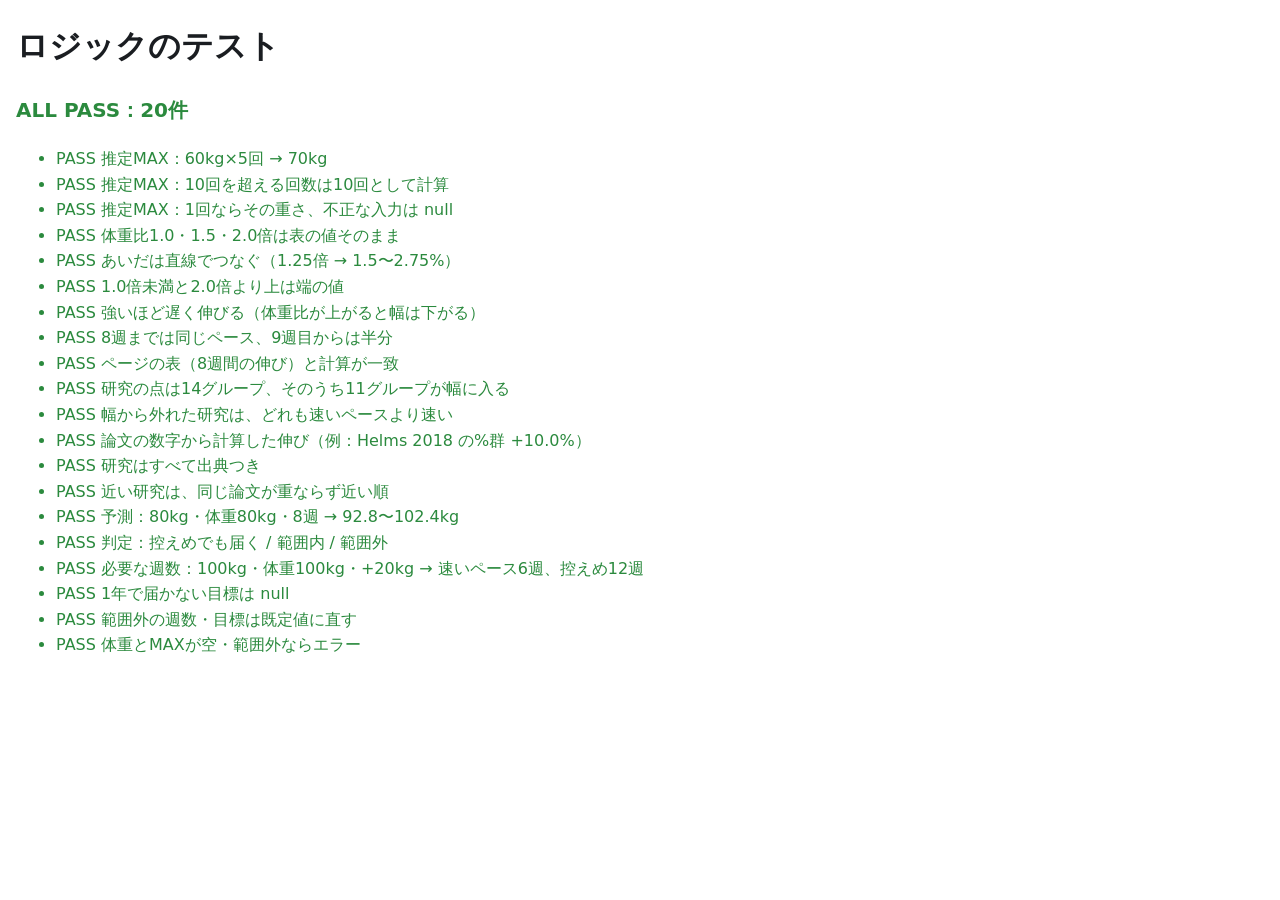
<file: tests.html>
<!doctype html>
<html lang="ja">
<head>
<meta charset="utf-8">
<meta name="viewport" content="width=device-width, initial-scale=1">
<meta name="robots" content="noindex">
<title>スクワット伸び計算機 ロジックのテスト</title>
<style>
  body { font-family: system-ui, "Yu Gothic UI", Meiryo, sans-serif; margin: 16px; line-height: 1.6; background: #fff; color: #1a1d21; }
  #summary { font-size: 1.25rem; font-weight: 700; }
  .pass { color: #2b8a3e; }
  .fail { color: #c92a2a; font-weight: 700; }
</style>
</head>
<body>
<h1>ロジックのテスト</h1>
<p id="summary">実行中…</p>
<ul id="results"></ul>

<script src="js/sq-data.js"></script>
<script src="js/sq-calc.js"></script>
<script>
(function () {
  'use strict';
  const SQ = window.SQ;
  const D = SQ.DATA;
  const results = [];
  function test(name, fn) {
    try { fn(); results.push({ name, ok: true }); }
    catch (e) { results.push({ name, ok: false, msg: e && e.message ? e.message : String(e) }); }
  }
  function eq(a, b, label) {
    const x = JSON.stringify(a), y = JSON.stringify(b);
    if (x !== y) throw new Error((label ? label + ': ' : '') + '期待値 ' + y + ' / 実際 ' + x);
  }
  function near(a, b, label, tol) {
    if (!(Math.abs(a - b) <= (tol || 1e-6))) throw new Error((label ? label + ': ' : '') + '期待値 ' + b + ' / 実際 ' + a);
  }
  function ok(c, label) { if (!c) throw new Error(label || '条件を満たしていません'); }
  const isStep = x => Math.abs(x / D.step - Math.round(x / D.step)) < 1e-9;

  // ---- MAX の推定 ----
  test('推定MAX：60kg×5回 → 70kg', () => eq(SQ.estimate1RM(60, 5), 70));
  test('推定MAX：10回を超える回数は10回として計算', () => eq(SQ.estimate1RM(60, 15), SQ.estimate1RM(60, 10)));
  test('推定MAX：1回ならその重さ、不正な入力は null', () => {
    eq(SQ.estimate1RM(100, 1), 100);
    eq(SQ.estimate1RM(0, 5), null);
    eq(SQ.estimate1RM(60, 0), null);
  });

  // ---- 伸びの速さ ----
  test('体重比1.0・1.5・2.0倍は表の値そのまま', () => {
    eq(SQ.ratesFor(1.0), { low: 2.0, high: 3.5 });
    eq(SQ.ratesFor(1.5), { low: 1.0, high: 2.0 });
    eq(SQ.ratesFor(2.0), { low: 0.5, high: 1.5 });
  });
  test('あいだは直線でつなぐ（1.25倍 → 1.5〜2.75%）', () => {
    const r = SQ.ratesFor(1.25);
    near(r.low, 1.5, 'low'); near(r.high, 2.75, 'high');
  });
  test('1.0倍未満と2.0倍より上は端の値', () => {
    eq(SQ.ratesFor(0.6), SQ.ratesFor(1.0));
    eq(SQ.ratesFor(2.8), SQ.ratesFor(2.0));
  });
  test('強いほど遅く伸びる（体重比が上がると幅は下がる）', () => {
    for (let r = 0.8; r < 2.2; r += 0.05) {
      const a = SQ.ratesFor(r), b = SQ.ratesFor(r + 0.05);
      ok(b.low <= a.low + 1e-9 && b.high <= a.high + 1e-9, r.toFixed(2));
      ok(a.low < a.high, '下限 < 上限 ' + r.toFixed(2));
    }
  });
  test('8週までは同じペース、9週目からは半分', () => {
    near(SQ.gainPct(8, 2), 16);
    near(SQ.gainPct(12, 2), 20);
    near(SQ.gainPct(16, 2), 24);
  });
  test('ページの表（8週間の伸び）と計算が一致', () => {
    const t = [[1.0, 16, 28], [1.5, 8, 16], [2.0, 4, 12]];
    t.forEach(([ratio, lo, hi]) => {
      const r = SQ.ratesFor(ratio);
      near(SQ.gainPct(8, r.low), lo, ratio + ' 下限');
      near(SQ.gainPct(8, r.high), hi, ratio + ' 上限');
    });
  });

  // ---- 研究のデータ ----
  test('研究の点は14グループ、そのうち11グループが幅に入る', () => {
    eq(SQ.bandCoverage(), { inside: 11, total: 14 });
  });
  test('幅から外れた研究は、どれも速いペースより速い', () => {
    D.studies.forEach(s => ok(SQ.studyPosition(s) !== 'below', s.id + ' が控えめなペースより遅い'));
    eq(D.studies.filter(s => SQ.studyPosition(s) === 'above').map(s => s.id), ['cholewa', 'travis-exp', 'aube-18']);
  });
  test('論文の数字から計算した伸び（例：Helms 2018 の%群 +10.0%）', () => {
    const s = D.studies.find(x => x.id === 'helms-pct');
    near(SQ.studyRate(s).pct, 9.99, 'pct', 0.01);
  });
  test('研究はすべて出典つき', () => {
    D.studies.forEach(s => ok(D.refs[s.ref] && D.refs[s.ref].doi, s.id));
  });
  test('近い研究は、同じ論文が重ならず近い順', () => {
    const list = SQ.nearestStudies(1.3, 3);
    eq(list.length, 3);
    eq(list[0].ref, 'schoenfeld2019');
    eq(new Set(list.map(s => s.ref)).size, 3);
    ok(Math.abs(list[0].ratio - 1.3) <= Math.abs(list[1].ratio - 1.3) && Math.abs(list[1].ratio - 1.3) <= Math.abs(list[2].ratio - 1.3), '近い順');
  });

  // ---- 予測と判定 ----
  test('予測：80kg・体重80kg・8週 → 92.8〜102.4kg', () => {
    const p = SQ.predict(80, 80, 8);
    near(p.lowMax, 92.8); near(p.highMax, 102.4);
    eq(p.curve.length, 9);
    near(p.curve[0].low, 80); near(p.curve[8].high, 102.4);
  });
  test('判定：控えめでも届く / 範囲内 / 範囲外', () => {
    const p = SQ.predict(80, 80, 8);
    eq(SQ.verdict(p, 10), 'likely');
    eq(SQ.verdict(p, 20), 'possible');
    eq(SQ.verdict(p, 30), 'beyond');
    eq(SQ.verdict(p, 0), null);
  });
  test('必要な週数：100kg・体重100kg・+20kg → 速いペース6週、控えめ12週', () => {
    eq(SQ.weeksNeeded(100, 100, 20), { fastest: 6, slowest: 12 });
  });
  test('1年で届かない目標は null', () => {
    eq(SQ.weeksNeeded(200, 90, 150).slowest, null);
  });

  // ---- 入力 ----
  test('範囲外の週数・目標は既定値に直す', () => {
    const n = SQ.normalizeInput({ max: 100, bw: 70, weeks: 30, target: -3 });
    eq([n.weeks, n.target], [8, null]);
  });
  test('体重とMAXが空・範囲外ならエラー', () => {
    eq(SQ.validate(SQ.normalizeInput({ max: '', bw: '' })).length, 2);
    eq(SQ.validate(SQ.normalizeInput({ max: 100, bw: 70 })).length, 0);
    eq(SQ.validate(SQ.normalizeInput({ max: 500, bw: 70 })).length, 1);
  });

  const ul = document.getElementById('results');
  results.forEach(r => {
    const li = document.createElement('li');
    li.className = r.ok ? 'pass' : 'fail';
    li.textContent = (r.ok ? 'PASS ' : 'FAIL ') + r.name + (r.msg ? '：' + r.msg : '');
    ul.appendChild(li);
  });
  const failed = results.filter(r => !r.ok).length;
  const s = document.getElementById('summary');
  s.textContent = failed ? 'FAIL：' + results.length + '件中 ' + failed + '件失敗' : 'ALL PASS：' + results.length + '件';
  s.className = failed ? 'fail' : 'pass';
})();
</script>
</body>
</html>
</file>
<file: css/style.css>
/* yuno-lab ツール共通（BIG3・ボディメイク・スクワット・ベンチプレス） */

:root {
  --bg: #f5f6f8;
  --surface: #ffffff;
  --surface-2: #f0f2f5;
  --text: #1a1d21;
  --muted: #5d6570;
  --border: #dde1e6;
  --accent: #d9480f;
  --accent-hover: #bf3f0c;
  --accent-ink: #ffffff;
  --accent-soft: #fff0e6;
  --light: #1864ab;
  --light-soft: #e7f0fa;
  --test: #a61e4d;
  --test-soft: #fcebf1;
  --acc: #5f3dc4;
  --acc-soft: #efeafd;
  --error: #c92a2a;
  --error-soft: #fdecec;
  --radius: 14px;
  --shadow: 0 1px 2px rgba(16, 24, 40, .06), 0 1px 3px rgba(16, 24, 40, .08);
  color-scheme: light;
}

@media (prefers-color-scheme: dark) {
  :root {
    --bg: #0f1216;
    --surface: #171b21;
    --surface-2: #1f252c;
    --text: #e6e8eb;
    --muted: #9aa3ad;
    --border: #2b323a;
    --accent: #ff8b4d;
    --accent-hover: #ffa06b;
    --accent-ink: #1b0d05;
    --accent-soft: #2c1a10;
    --light: #74b0f0;
    --light-soft: #132436;
    --test: #f283a9;
    --test-soft: #34161f;
    --acc: #b3a1f7;
    --acc-soft: #221c38;
    --error: #ff8787;
    --error-soft: #3a1717;
    --shadow: none;
    color-scheme: dark;
  }
}

* { box-sizing: border-box; }

html { -webkit-text-size-adjust: 100%; }

body {
  margin: 0;
  background: var(--bg);
  color: var(--text);
  font-family: "Hiragino Sans", "Hiragino Kaku Gothic ProN", "Noto Sans JP", "Yu Gothic UI", "Yu Gothic", Meiryo, system-ui, sans-serif;
  font-size: 16px;
  line-height: 1.7;
  padding-top: env(safe-area-inset-top, 0px);
  padding-bottom: env(safe-area-inset-bottom, 0px);
}

[hidden] { display: none !important; }

a { color: var(--accent); }

.wrap {
  max-width: 980px;
  margin: 0 auto;
  padding-inline: 16px;
}

/* ---- ヘッダー ---- */
.site-header { padding-block: 24px 0; }
.eyebrow {
  display: inline-block;
  margin: 0 0 6px;
  padding: 2px 10px;
  border-radius: 999px;
  background: var(--accent-soft);
  color: var(--accent);
  font-size: .8rem;
  font-weight: 700;
}
.site-header h1 {
  margin: 0;
  font-size: clamp(1.7rem, 6vw, 2.4rem);
  line-height: 1.25;
  letter-spacing: .02em;
}
.lead { margin: 6px 0 0; color: var(--muted); max-width: 44em; }

main { padding-bottom: 32px; }

/* ---- カード ---- */
.card {
  background: var(--surface);
  border: 1px solid var(--border);
  border-radius: var(--radius);
  padding: 20px;
  margin-block: 16px;
  box-shadow: var(--shadow);
}
h2 { font-size: 1.2rem; margin: 0 0 12px; line-height: 1.4; display: flex; align-items: center; gap: 10px; }
.step-num {
  display: inline-grid;
  place-items: center;
  width: 1.7em;
  height: 1.7em;
  border-radius: 50%;
  background: var(--accent);
  color: var(--accent-ink);
  font-size: .85rem;
  flex: none;
}
.hint { color: var(--muted); font-size: .85rem; margin: 8px 0 0; }

/* ---- フォーム ---- */
fieldset { border: 0; margin: 0 0 20px; padding: 0; min-width: 0; }
legend { font-weight: 700; margin-bottom: 8px; padding: 0; }

.seg { display: flex; flex-wrap: wrap; gap: 8px; }
/* 選択肢は、入るなら1行に同じ幅で並べる */
.seg-compact { max-width: 480px; }
.seg label { position: relative; flex: 1 1 0; min-width: max-content; }
.seg input {
  position: absolute;
  inset: 0;
  width: 100%;
  height: 100%;
  margin: 0;
  opacity: 0;
  cursor: pointer;
}
.seg span {
  display: block;
  height: 100%;
  padding: 10px 12px;
  border: 1px solid var(--border);
  border-radius: 10px;
  background: var(--surface-2);
  text-align: center;
  font-weight: 700;
  line-height: 1.4;
  cursor: pointer;
}
.seg small { display: block; margin-top: 2px; font-weight: 400; font-size: .78rem; color: var(--muted); }
.seg input:checked + span {
  border-color: var(--accent);
  background: var(--accent-soft);
  box-shadow: inset 0 0 0 1px var(--accent);
}
.seg input:focus-visible + span { outline: 3px solid var(--accent); outline-offset: 2px; }

.lifts { display: grid; gap: 10px; margin-bottom: 20px; }
.lift-row {
  display: grid;
  grid-template-columns: 15em 1fr;
  align-items: center;
  gap: 8px 12px;
  padding: 12px;
  border: 1px solid var(--border);
  border-radius: 10px;
  background: var(--surface-2);
}
.lift-name { font-weight: 700; line-height: 1.4; white-space: nowrap; }
.lift-name small { margin-left: 6px; font-weight: 400; font-size: .75rem; color: var(--muted); }
.lift-row.is-off .inputs { opacity: .45; }
.inputs { display: flex; flex-wrap: wrap; align-items: center; gap: 8px; }
.inputs .mode-reps { display: inline-flex; flex-wrap: wrap; align-items: center; gap: 8px; }
.num { display: inline-flex; align-items: center; gap: 6px; }
.num input {
  width: 6.5em;
  padding: 8px 10px;
  border: 1px solid var(--border);
  border-radius: 8px;
  background: var(--surface);
  color: var(--text);
  font: inherit;
  font-size: 1.05rem;
  font-variant-numeric: tabular-nums;
}
.num input:focus { outline: 2px solid var(--accent); outline-offset: 1px; }
.num input:disabled { cursor: not-allowed; }
.times { color: var(--muted); }
.check { display: inline-flex; align-items: center; gap: 8px; cursor: pointer; }
.check input { width: 18px; height: 18px; margin: 0; accent-color: var(--accent); flex: none; }

@media (max-width: 560px) {
  .lift-row { grid-template-columns: 1fr; }
}

.error {
  margin: 0 0 16px;
  padding: 10px 12px;
  border-radius: 8px;
  background: var(--error-soft);
  color: var(--error);
  font-weight: 700;
}

button { font: inherit; cursor: pointer; }
.primary {
  width: 100%;
  padding: 14px 20px;
  border: 0;
  border-radius: 12px;
  background: var(--accent);
  color: var(--accent-ink);
  font-size: 1.1rem;
  font-weight: 800;
  letter-spacing: .05em;
}
.primary:hover { background: var(--accent-hover); }
.primary:focus-visible, .secondary:focus-visible { outline: 3px solid var(--accent); outline-offset: 2px; }
.secondary {
  padding: 8px 14px;
  border: 1px solid var(--border);
  border-radius: 10px;
  background: var(--surface);
  color: var(--text);
  font-weight: 700;
}
.secondary:hover { border-color: var(--accent); }
.actions { display: flex; flex-wrap: wrap; align-items: center; gap: 8px 16px; margin-top: 16px; }
.actions .secondary { font-size: .9rem; }
.actions a:not(.btn-link) { font-size: .9rem; font-weight: 700; }

/* ---- 結果: 概要 ---- */
.summary-meta { margin: -8px 0 12px; color: var(--muted); }
.summary-list {
  list-style: none;
  margin: 0;
  padding: 0;
  display: flex;
  flex-wrap: wrap;
  gap: 8px 28px;
}
.summary-list li {
  display: flex;
  flex-direction: column;
  line-height: 1.45;
}
.sum-name { font-weight: 700; }
.sum-val { font-variant-numeric: tabular-nums; }
.sum-tm { color: var(--muted); font-size: .85rem; font-variant-numeric: tabular-nums; }
.share-box { margin-top: 12px; }
.share-box input {
  width: 100%;
  padding: 8px 10px;
  border: 1px solid var(--border);
  border-radius: 8px;
  background: var(--surface-2);
  color: var(--text);
  font: inherit;
  font-size: .85rem;
}
.share-status { margin: 6px 0 0; color: var(--muted); font-size: .85rem; }

/* ---- 結果: 週タブ ---- */
.tabs {
  position: sticky;
  top: env(safe-area-inset-top, 0px);
  z-index: 5;
  display: flex;
  gap: 6px;
  margin-top: 8px;
  padding: 8px 2px;
  overflow-x: auto;
  background: var(--bg);
  scrollbar-width: thin;
}
.tab {
  flex: 0 0 auto;
  display: flex;
  flex-direction: column;
  align-items: center;
  justify-content: center;
  min-width: 56px;
  padding: 6px 10px;
  border: 1px solid var(--border);
  border-radius: 10px;
  background: var(--surface);
  color: var(--text);
  font-weight: 700;
  line-height: 1.35;
}
.tab-tag { font-size: .7rem; color: var(--muted); }
.tab.is-light .tab-tag { color: var(--light); }
.tab.is-test .tab-tag { color: var(--test); }
.tab[aria-selected="true"] { background: var(--accent); border-color: var(--accent); color: var(--accent-ink); }
.tab[aria-selected="true"] .tab-tag { color: inherit; }
.tab:focus-visible { outline: 3px solid var(--accent); outline-offset: 2px; }

/* ---- 結果: 週と日 ---- */
.week-head h3 { margin: 12px 0 4px; font-size: 1.3rem; display: flex; align-items: center; flex-wrap: wrap; gap: 8px; }
.week-note { margin: 0 0 12px; color: var(--muted); }
.days { display: grid; grid-template-columns: repeat(auto-fill, minmax(280px, 1fr)); gap: 12px; }
.day {
  padding: 16px;
  border: 1px solid var(--border);
  border-radius: var(--radius);
  background: var(--surface);
  box-shadow: var(--shadow);
}
.day-title { margin: 0 0 10px; font-size: 1.05rem; display: flex; align-items: center; gap: 8px; }
.ex-list { list-style: none; margin: 0; padding: 0; }
.ex { padding: 10px 0; border-top: 1px solid var(--border); }
.ex:first-child { padding-top: 0; border-top: 0; }
.ex-top { display: flex; align-items: baseline; gap: 4px 8px; font-weight: 700; }
.ex-part { color: var(--muted); font-size: .8rem; font-weight: 400; white-space: nowrap; }
.ex-load { display: flex; align-items: baseline; flex-wrap: wrap; gap: 4px 12px; }
.ex-weight { font-size: 1.65rem; font-weight: 800; line-height: 1.2; font-variant-numeric: tabular-nums; }
.ex-weight small { margin-left: 2px; font-size: .9rem; font-weight: 700; }
.ex-sets { font-weight: 700; }
.ex-meta { display: flex; flex-wrap: wrap; gap: 0 12px; color: var(--muted); font-size: .82rem; }

.badge {
  display: inline-block;
  padding: 1px 8px;
  border-radius: 999px;
  background: var(--accent-soft);
  color: var(--accent);
  font-size: .72rem;
  font-weight: 700;
  line-height: 1.6;
  white-space: nowrap;
}
.badge-light { background: var(--light-soft); color: var(--light); }
.badge-test { background: var(--test-soft); color: var(--test); }
.badge-acc { background: var(--acc-soft); color: var(--acc); }

.day-test { border-color: var(--test); }
.day-lead { margin: 0 0 12px; color: var(--muted); font-size: .88rem; }
.test-lift { margin-bottom: 14px; }
.test-lift h5 { margin: 0 0 4px; font-size: 1rem; }
.test-steps { margin: 0; padding-left: 1.4em; font-variant-numeric: tabular-nums; }
.test-steps li { margin: 3px 0; line-height: 1.45; }
.ts-weight { font-weight: 700; }
.ts-note { display: block; color: var(--muted); font-size: .8rem; }
.test-steps li.is-attempt .ts-weight { color: var(--test); }
.test-next { margin: 6px 0 0; font-size: .88rem; }

.warmup-note { margin-top: 16px; color: var(--muted); font-size: .85rem; }

/* ---- 解説 ---- */
.article h2 { margin-top: 32px; }
.article h2:first-child { margin-top: 0; }
.article h3 { margin: 18px 0 4px; font-size: 1rem; }
.article p { margin: 0 0 8px; }
.article ol { padding-left: 1.3em; }
.table-wrap { overflow-x: auto; margin-top: 12px; }
.plan-table { width: 100%; min-width: 320px; border-collapse: collapse; font-size: .92rem; font-variant-numeric: tabular-nums; }
.plan-table caption { text-align: left; color: var(--muted); font-size: .85rem; padding-bottom: 6px; }
.plan-table th, .plan-table td { padding: 8px 10px; border-bottom: 1px solid var(--border); text-align: left; white-space: nowrap; }
.plan-table thead th { background: var(--surface-2); }
.plan-table tr.is-light td { color: var(--light); }
.plan-table tr.is-test td { color: var(--test); }
.disclaimer { color: var(--muted); font-size: .85rem; }
.disclaimer p:last-child { margin-bottom: 0; }

/* ---- フッター ---- */
.site-footer { padding-block: 8px 40px; text-align: center; color: var(--muted); font-size: .85rem; }
.site-footer a { color: inherit; }

/* ---- プライバシーポリシーなど本文ページ ---- */
.doc h2 { margin-top: 28px; }
.doc h2:first-of-type { margin-top: 0; }
.doc ul { padding-left: 1.3em; }
.back-link { display: inline-block; margin-top: 16px; }

/* ---- 上部ナビ ---- */
.topnav { border-bottom: 1px solid var(--border); background: var(--surface); }
.topnav .wrap {
  display: flex;
  flex-wrap: wrap;
  align-items: center;
  justify-content: space-between;
  gap: 6px 16px;
  padding-block: 10px;
}
.brand { display: inline-flex; align-items: center; gap: 8px; color: var(--text); font-weight: 800; text-decoration: none; }
.brand img { width: 26px; height: 26px; }
.topnav ul { display: flex; flex-wrap: wrap; gap: 4px 16px; margin: 0; padding: 0; list-style: none; }
.navlink { color: var(--muted); font-size: .9rem; font-weight: 700; text-decoration: none; }
.navlink:hover, .navlink[aria-current="page"] { color: var(--accent); }

/* ---- 記事ページ ---- */
.post { max-width: 760px; margin-inline: auto; }
.breadcrumb { margin: 16px 0 0; color: var(--muted); font-size: .8rem; }
.breadcrumb a { color: inherit; }
.post-header h1 { margin: 8px 0; font-size: clamp(1.5rem, 5vw, 2rem); line-height: 1.4; }
.post-meta { margin: 0; color: var(--muted); font-size: .85rem; }
.post-lead { margin: 16px 0 0; font-size: 1.05rem; }
.post-body { font-size: 1.02rem; }
.post-body h2 {
  display: block;
  margin: 36px 0 12px;
  padding-bottom: 6px;
  border-bottom: 2px solid var(--accent-soft);
  font-size: 1.3rem;
}
.post-body h3 { margin: 24px 0 8px; font-size: 1.08rem; }
.post-body p { margin: 0 0 14px; }
.post-body ul, .post-body ol { margin: 0 0 14px; padding-left: 1.4em; }
.post-body li { margin: 4px 0; }
.toc { margin: 20px 0 8px; padding: 12px 16px; border-radius: 10px; background: var(--surface-2); }
.toc p { margin: 0 0 4px; font-weight: 700; }
.toc ol { margin: 0; padding-left: 1.3em; }
.toc a { color: var(--text); }
.callout { margin: 16px 0; padding: 12px 16px; border-left: 4px solid var(--accent); border-radius: 0 10px 10px 0; background: var(--accent-soft); }
.callout.warn { border-left-color: var(--test); background: var(--test-soft); }
.callout.info { border-left-color: var(--light); background: var(--light-soft); }
.callout p:last-child, .callout ul:last-child { margin-bottom: 0; }
.data-table { width: 100%; min-width: 320px; border-collapse: collapse; font-size: .92rem; font-variant-numeric: tabular-nums; }
.data-table caption { padding-bottom: 6px; color: var(--muted); font-size: .85rem; text-align: left; }
.data-table th, .data-table td { padding: 8px 10px; border-bottom: 1px solid var(--border); text-align: left; vertical-align: top; }
.data-table thead th { background: var(--surface-2); white-space: nowrap; }
.cta { margin: 36px 0 8px; padding: 20px; border-radius: var(--radius); background: var(--accent-soft); text-align: center; }
.cta p { margin: 0 0 12px; font-weight: 700; }
.btn-link {
  display: inline-block;
  padding: 12px 22px;
  border-radius: 12px;
  background: var(--accent);
  color: var(--accent-ink);
  font-weight: 800;
  text-decoration: none;
}
.btn-link:hover { background: var(--accent-hover); }
.btn-link:focus-visible { outline: 3px solid var(--accent); outline-offset: 2px; }
.section-title { display: block; margin: 32px 0 12px; font-size: 1.1rem; }
.article-list {
  display: grid;
  grid-template-columns: repeat(auto-fill, minmax(260px, 1fr));
  gap: 12px;
  margin: 0;
  padding: 0;
  list-style: none;
}
.article-list a {
  display: block;
  height: 100%;
  padding: 16px;
  border: 1px solid var(--border);
  border-radius: var(--radius);
  background: var(--surface);
  color: var(--text);
  text-decoration: none;
  box-shadow: var(--shadow);
}
.article-list a:hover { border-color: var(--accent); }
.al-title { display: block; margin-bottom: 6px; font-weight: 800; line-height: 1.45; }
.al-desc { display: block; color: var(--muted); font-size: .88rem; line-height: 1.6; }
.calc {
  display: flex;
  flex-wrap: wrap;
  align-items: center;
  gap: 8px;
  margin: 12px 0 16px;
  padding: 16px;
  border-radius: 10px;
  background: var(--surface-2);
}
.calc-result { width: 100%; margin: 4px 0 0 !important; font-size: 1.2rem; font-weight: 800; font-variant-numeric: tabular-nums; }

/* ---- 印刷 ---- */
@media print {
  :root {
    --bg: #fff; --surface: #fff; --surface-2: #f3f4f6; --text: #000; --muted: #444; --border: #bbb;
    --accent: #b33c0c; --accent-soft: #fff; --light: #14508a; --light-soft: #fff;
    --test: #8a1a40; --test-soft: #fff; --acc: #4a2fa0; --acc-soft: #fff; --shadow: none;
    color-scheme: light;
  }
  body { font-size: 11pt; }
  .topnav, .site-header .eyebrow, .lead, #form-section, .tabs, .actions, .share-box, .article, .more-articles, .site-footer, .day-test button { display: none !important; }
  .site-header { padding-block: 0; }
  .week-panel[hidden] { display: block !important; }
  .week-panel { break-after: page; }
  .days { grid-template-columns: repeat(2, 1fr); }
  .day, .ex, .test-lift { break-inside: avoid; }
}

/* ---- ボディメイク メニューメーカー専用 ---- */
.sets-table { width: 100%; border-collapse: collapse; font-size: .92rem; font-variant-numeric: tabular-nums; }
.sets-table th, .sets-table td { padding: 6px 8px; border-bottom: 1px solid var(--border); text-align: left; vertical-align: middle; }
.sets-table thead th { background: var(--surface-2); white-space: nowrap; font-size: .85rem; }
.sets-table td.cell-num { white-space: nowrap; }
.sets-bar { position: relative; height: 8px; min-width: 80px; border-radius: 999px; background: var(--surface-2); overflow: hidden; }
.sets-bar span { position: absolute; inset: 0 auto 0 0; border-radius: 999px; background: var(--accent); }
.sets-bar.is-low span { background: var(--light); }
.rules { margin: 16px 0 0; padding-left: 1.2em; font-size: .9rem; }
.rules li { margin: 4px 0; }
.ex-cue { margin: 2px 0 0; color: var(--muted); font-size: .8rem; line-height: 1.55; }
.badge-long { background: var(--acc-soft); color: var(--acc); }
.badge-part { background: var(--surface); color: var(--muted); border: 1px solid var(--border); }
.day-minutes { margin-left: auto; color: var(--muted); font-size: .85rem; font-weight: 700; white-space: nowrap; }
.ex-sets-big { font-size: 1.15rem; font-weight: 800; }
.cite { color: var(--muted); font-size: .85rem; }
.ref-list { padding-left: 1.4em; font-size: .88rem; }
.ref-list li { margin: 6px 0; word-break: break-word; }
.sets-table th[scope="row"] { white-space: nowrap; font-weight: 700; }
.sets-table td.cell-num.is-low { color: var(--light); font-weight: 700; }
@media (max-width: 480px) {
  .sets-table th:last-child, .sets-table td:last-child { display: none; }
  .sets-table th, .sets-table td { padding: 6px 6px; }
}

/* ---- スクワット伸び計算機専用 ---- */
.field-grid { display: grid; grid-template-columns: repeat(auto-fit, minmax(240px, 1fr)); gap: 16px 20px; margin-bottom: 20px; }
.field { display: flex; flex-direction: column; gap: 8px; min-width: 0; }
.field-name { font-weight: 700; }
.field-name small { margin-left: 8px; font-weight: 400; font-size: .78rem; color: var(--muted); }
.unit { color: var(--muted); font-size: .9rem; }
#reps-field { display: flex; flex-wrap: wrap; align-items: center; gap: 8px; }
#reps-field[hidden] { display: none !important; }
#reps-field .hint { width: 100%; margin: 0; }
.num input[name="liftR"] { width: 4.5em; }
.seg-mini span { padding: 6px 8px; font-size: .85rem; }
select {
  width: 100%;
  max-width: 12em;
  padding: 8px 10px;
  border: 1px solid var(--border);
  border-radius: 8px;
  background: var(--surface);
  color: var(--text);
  font: inherit;
  font-size: 1.05rem;
}
select:focus { outline: 2px solid var(--accent); outline-offset: 1px; }
.error-line { display: block; }

.big-range { display: flex; flex-direction: column; margin: 0 0 12px; line-height: 1.3; }
.big-label { color: var(--muted); font-size: .9rem; font-weight: 700; }
.big-num { font-size: clamp(2rem, 9vw, 2.8rem); font-weight: 800; color: var(--accent); font-variant-numeric: tabular-nums; }
.big-gain { font-weight: 700; font-variant-numeric: tabular-nums; }

.chart-box { max-width: 640px; margin: 4px 0 0; }
.chart { display: block; width: 100%; height: auto; }
.chart .grid { stroke: var(--border); stroke-width: 1; }
.chart .tick { fill: var(--muted); font-size: 13px; font-variant-numeric: tabular-nums; }
.chart .axis { fill: var(--muted); font-size: 12px; font-weight: 700; }
.chart .band { fill: var(--accent); fill-opacity: .16; }
.chart .line { fill: none; stroke: var(--accent); stroke-width: 2.5; }
.chart .target { stroke: var(--test); stroke-width: 2; stroke-dasharray: 7 5; }
.chart .target-label { fill: var(--test); font-size: 13px; font-weight: 700; }
.chart .dot-now { fill: var(--accent); }
.chart .end-label { fill: var(--accent); font-size: 14px; font-weight: 800; }
.chart .dot { fill: var(--surface); stroke: var(--light); stroke-width: 2; }
.chart .dot-num { fill: var(--light); font-size: 10px; font-weight: 800; }
.chart .you { stroke: var(--test); stroke-width: 2; stroke-dasharray: 5 4; }
.chart .you-label { fill: var(--test); font-size: 13px; font-weight: 700; }

.rate-notes { margin: 12px 0 0; padding-left: 1.2em; font-size: .92rem; }
.rate-notes li { margin: 4px 0; }
.cite-chip {
  margin-left: 4px;
  color: var(--light);
  font-size: .75rem;
  font-weight: 700;
  text-underline-offset: 2px;
  white-space: nowrap;
}
.cite-none { color: var(--muted); font-weight: 400; }

.verdict { margin-top: 16px; padding: 12px 16px; border-radius: 10px; border-left: 4px solid var(--accent); background: var(--accent-soft); }
.verdict p { margin: 0 0 6px; }
.verdict p:last-child { margin-bottom: 0; }
.verdict-title { font-size: 1.1rem; font-weight: 800; }
.verdict-likely { border-left-color: #2b8a3e; background: rgba(43, 138, 62, .1); }
.verdict-beyond { border-left-color: var(--test); background: var(--test-soft); }

.study-list { list-style: none; margin: 8px 0 0; padding: 0; }
.study { padding: 8px 0; border-top: 1px solid var(--border); }
.study:first-child { border-top: 0; }
.study-top { display: flex; flex-wrap: wrap; align-items: baseline; justify-content: space-between; gap: 4px 12px; }
.study-ratio { font-weight: 800; }
.study-ref { font-size: .85rem; font-weight: 700; }
.study p { margin: 2px 0 0; }
.study-who { color: var(--muted); font-size: .88rem; }
.study-result { font-weight: 700; font-variant-numeric: tabular-nums; }
.study-yours { color: var(--accent); font-weight: 700; font-size: .92rem; white-space: nowrap; }
.more-link { margin: 12px 0 0; font-size: .9rem; }
.method-list { margin: 12px 0 0; padding-left: 1.2em; font-size: .92rem; }
.method-list li { margin: 4px 0; }
.study-table td, .study-table th { white-space: nowrap; }
.study-table td.wrap { white-space: normal; min-width: 12em; }

@media (max-width: 560px) {
  .chart .tick { font-size: 22px; }
  .chart .axis { font-size: 20px; }
  .chart .target-label, .chart .you-label { font-size: 22px; }
  .chart .end-label { font-size: 24px; }
  .chart .dot { r: 13px; }
  .chart .dot-num { font-size: 14px; }
}

@media print {
  .chart-box, .study-list, .rules, .method-list, .more-link, .verdict { break-inside: avoid; }
  .cite-chip { display: none; }
}

/* ---- スクワット プログラムメーカー専用 ---- */
.select-wide { max-width: 100%; }
.fact-list { grid-template-columns: repeat(auto-fit, minmax(200px, 1fr)); }
.fact-list li { gap: 2px; }
.fact-name { color: var(--muted); font-size: .8rem; font-weight: 700; }
.fact-val { font-weight: 800; font-variant-numeric: tabular-nums; }
.progress-row { display: flex; flex-wrap: wrap; align-items: center; gap: 4px 12px; margin: 14px 0 0; font-weight: 700; }
.link-btn { padding: 0; border: 0; background: none; color: var(--accent); font-size: .85rem; font-weight: 700; text-decoration: underline; }

.warmup { margin: 0 0 10px; font-size: .85rem; }
.warmup summary { display: flex; flex-wrap: wrap; gap: 2px 10px; cursor: pointer; list-style: none; }
.warmup summary::-webkit-details-marker { display: none; }
.warmup summary::before { content: '▸'; color: var(--muted); }
.warmup[open] summary::before { content: '▾'; }
.wu-title { font-weight: 700; }
.wu-line { color: var(--muted); font-variant-numeric: tabular-nums; }
.wu-step { white-space: nowrap; }
.wu-list { margin: 6px 0 0; padding-left: 1.6em; font-variant-numeric: tabular-nums; }
.wu-list li { margin: 2px 0; }
.wu-list .ts-note { display: inline; margin-left: 8px; }

.badge-var { background: var(--test-soft); color: var(--test); }
.ex-top { flex-wrap: wrap; }

.day-title { flex-wrap: wrap; }
.day-title .day-minutes { margin-left: auto; }
.done-label { display: inline-flex; align-items: center; gap: 4px; margin-left: 4px; font-size: .82rem; font-weight: 700; color: var(--muted); cursor: pointer; white-space: nowrap; }
.done-check { width: 18px; height: 18px; margin: 0; accent-color: var(--accent); }
.day.is-done { opacity: .6; }
.day.is-done .done-label { color: var(--accent); }

.next-cycle { margin-top: 12px; padding-top: 10px; border-top: 1px solid var(--border); }
.next-label { display: flex; flex-wrap: wrap; align-items: center; gap: 6px 10px; font-size: .88rem; font-weight: 700; }
.next-label .num input { width: 6em; }
.next-out { margin: 6px 0; font-weight: 800; font-variant-numeric: tabular-nums; }
.next-cycle .secondary { font-size: .88rem; }

@media print {
  .done-label, .next-cycle, .progress-row, .link-btn { display: none !important; }
  .day.is-done { opacity: 1; }
  .warmup summary::before { content: none; }
}

/* 長い種目名はカードの中で折り返す */
.ex-name { overflow-wrap: anywhere; }

/* ---- ベンチプレス伸び計算機専用 ---- */
.data-table .cell-num { white-space: nowrap; font-variant-numeric: tabular-nums; }
.data-table tr.is-main th, .data-table tr.is-main td { color: var(--accent); font-weight: 800; }
#formula-box p { margin: 0 0 8px; }
.actions .btn-link { padding: 10px 18px; }

/* ---- よくある質問（開いて読む） ---- */
.faq { margin: 0; }
.faq details { border-bottom: 1px solid var(--border); }
.faq details:first-child { border-top: 1px solid var(--border); }
.faq summary {
  display: flex;
  justify-content: space-between;
  gap: 12px;
  padding: 12px 0;
  font-weight: 700;
  line-height: 1.5;
  cursor: pointer;
  list-style: none;
}
.faq summary::-webkit-details-marker { display: none; }
.faq summary::after { content: '＋'; flex: none; color: var(--muted); font-weight: 400; }
.faq details[open] summary::after { content: '－'; }
.faq details > :not(summary) { margin: 0 0 12px; }
.faq summary:focus-visible { outline: 3px solid var(--accent); outline-offset: 2px; }

/* ---- 開いて見る表 ---- */
.more { margin-top: 12px; }
.more > summary { color: var(--accent); font-size: .9rem; font-weight: 700; cursor: pointer; }
.more > summary:focus-visible { outline: 3px solid var(--accent); outline-offset: 2px; }
.more[open] > summary { margin-bottom: 4px; }

/* ---- 記事への小さなリンク ---- */
.link-list { display: flex; flex-wrap: wrap; gap: 4px 20px; margin: 0; padding: 0; list-style: none; font-size: .92rem; }

/* ---- 入力欄（MAXがわからないときのリンク・折りたたんだ設定） ---- */
.form-field { margin-bottom: 20px; }
.field .link-btn, .mode-line .link-btn { align-self: flex-start; text-align: left; }
.mode-line { margin: -8px 0 20px; }
.form-more { margin: 0 0 20px; }
.form-more > .field-grid { margin: 12px 0 0; }
.form-more > fieldset { margin: 12px 0 0; }
.field-grid > fieldset { margin: 0; }

/* 紹介リンク（アフィリエイト）。広告であることがわかるように「PR」をつける */
.pr-note { margin: 8px 0 0; color: var(--muted); font-size: .8rem; }
.pr-box { margin: 24px 0; padding: 16px 20px; border: 1px solid var(--border); border-radius: var(--radius); background: var(--surface); }
.pr-box h2, .pr-box .pr-title { margin: 0 0 8px; font-size: 1.1rem; font-weight: 800; }
.pr-label { display: inline-block; margin-right: 8px; padding: 0 6px; border: 1px solid var(--muted); border-radius: 4px; color: var(--muted); font-size: .72rem; font-weight: 700; line-height: 1.6; vertical-align: middle; }
.pr-links { display: grid; grid-template-columns: repeat(auto-fit, minmax(200px, 1fr)); gap: 8px; margin: 12px 0 0; padding: 0; list-style: none; }
.pr-box ul.pr-links { padding-left: 0; }
.pr-links a { display: block; height: 100%; padding: 10px 14px; border: 1px solid var(--border); border-radius: 10px; background: var(--surface-2); color: var(--text); font-weight: 700; text-decoration: none; }
.pr-links a:hover { border-color: var(--accent); }
.pr-links small { display: block; margin-top: 2px; color: var(--muted); font-size: .8rem; font-weight: 400; }
.pr-items a { display: flex; align-items: center; gap: 12px; }
.pr-items img { flex: none; width: 72px; height: 72px; border-radius: 8px; background: #fff; object-fit: contain; }
@media print { .pr-box, .pr-note { display: none !important; } }
.select-wide { width: 100%; max-width: 100%; }
.sub-result { margin-top: 20px; }
/* 表の行見出しを1行にする（狭い画面では表を横にスクロール） */
.data-table th.nowrap { white-space: nowrap; }
</file>
